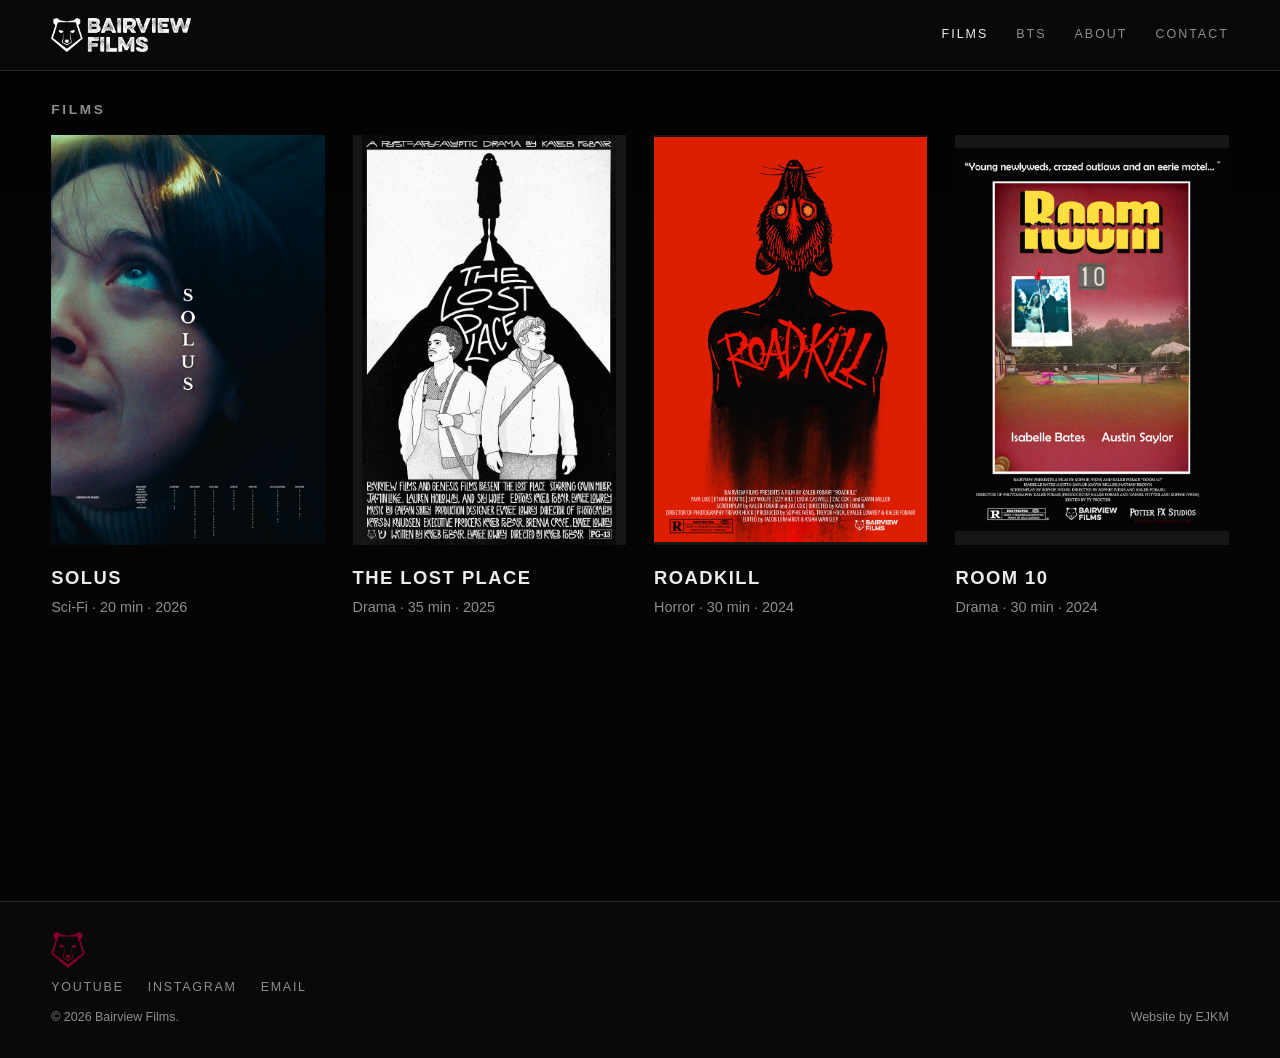
<file: index.html>
<!doctype html>
<html lang="en">
<head>
<meta charset="utf-8">
<meta name="viewport" content="width=device-width, initial-scale=1">
<title>Bairview Films</title>
<meta name="description" content="Stories from the Midwest, made in the dark.">
<meta property="og:title" content="Bairview Films">
<meta property="og:description" content="Stories from the Midwest, made in the dark.">
<meta property="og:image" content="https://bairviewfilms.com/assets/reel-poster.jpg">
<link rel="icon" type="image/png" href="assets/favicon.png">
<link rel="stylesheet" href="style.css">
<script>if ("scrollRestoration" in history) history.scrollRestoration = "manual";</script>
</head>
<body>
<header class="top">
  <a class="brand" href="index.html"><img src="assets/logo.png" alt="Bairview Films"></a>
  <nav>
    <a href="index.html" aria-current="page">Films</a>
    <a href="bts.html">BTS</a>
    <a href="about.html">About</a>
    <a href="contact.html">Contact</a>
  </nav>
</header>
<main>
<section class="reel">
  <video autoplay muted loop playsinline preload="auto" aria-hidden="true">
    <source src="assets/reel.mp4" type="video/mp4">
  </video>
</section>
<section id="films" class="wrap over">
  <h2>Films</h2>
  <div class="grid">
<a class="card" href="films/solus.html">
  <div class="art"><img class="whole" src="assets/posters/solus.jpg" alt="Solus poster" loading="lazy"></div>
  <div class="meta"><h3>Solus</h3>
  <p>Sci-Fi &middot; 20 min &middot; 2026</p></div>
</a>
<a class="card" href="films/the-lost-place.html">
  <div class="art"><img class="whole" src="assets/posters/the-lost-place.jpg" alt="The Lost Place poster" loading="lazy"></div>
  <div class="meta"><h3>The Lost Place</h3>
  <p>Drama &middot; 35 min &middot; 2025</p></div>
</a>
<a class="card" href="films/roadkill.html">
  <div class="art"><img class="whole" src="assets/posters/roadkill.jpg" alt="ROADKILL poster" loading="lazy"></div>
  <div class="meta"><h3>ROADKILL</h3>
  <p>Horror &middot; 30 min &middot; 2024</p></div>
</a>
<a class="card" href="films/room-10.html">
  <div class="art"><img class="whole" src="assets/posters/room-10.jpg" alt="Room 10 poster" loading="lazy"></div>
  <div class="meta"><h3>Room 10</h3>
  <p>Drama &middot; 30 min &middot; 2024</p></div>
</a>
  </div>
</section>
<script>
if (window.matchMedia("(prefers-reduced-motion: reduce)").matches) {
  var v = document.querySelector(".reel video");
  v.removeAttribute("autoplay");
  v.pause();
}
</script>
</main>
<footer>
  <img class="foot-bear" src="assets/bear.png" alt="">
  <div class="foot-links"><a href="https://www.youtube.com/@BairViewFilms" rel="noopener">YouTube</a><a href="https://www.instagram.com/bairviewfilms/" rel="noopener">Instagram</a><a href="mailto:kalebfobair@gmail.com">Email</a></div>
  <div class="foot-small"><span>&copy; 2026 Bairview Films.</span><a href="https://elishajkmiller.com" rel="noopener">Website by EJKM</a></div>
</footer>
</body>
</html>
</file>
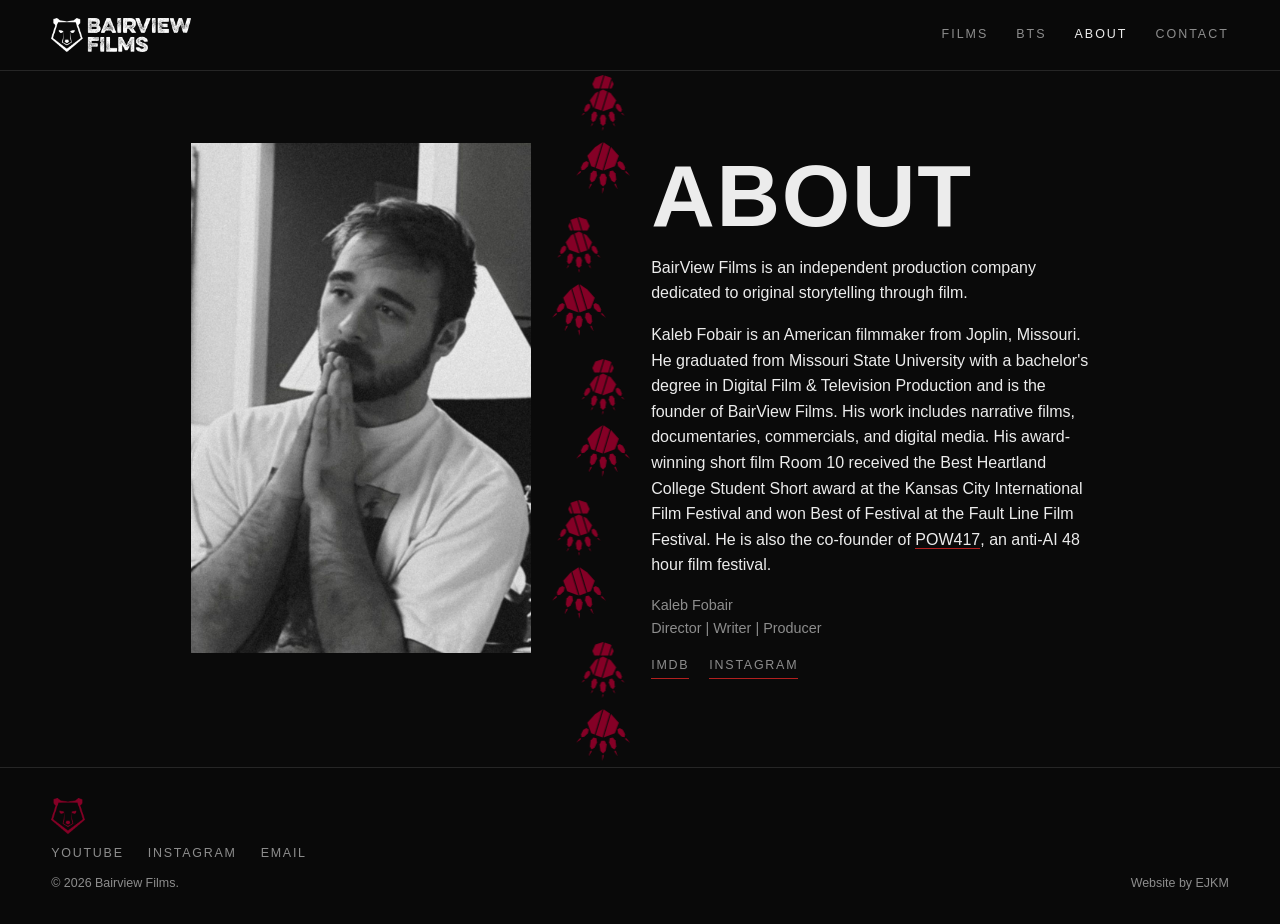
<file: about.html>
<!doctype html>
<html lang="en">
<head>
<meta charset="utf-8">
<meta name="viewport" content="width=device-width, initial-scale=1">
<title>About | Bairview Films</title>
<meta name="description" content="BairView Films is an independent production company dedicated to original storytelling through film.">
<meta property="og:title" content="About | Bairview Films">
<meta property="og:description" content="BairView Films is an independent production company dedicated to original storytelling through film.">
<meta property="og:image" content="https://bairviewfilms.com/assets/reel-poster.jpg">
<link rel="icon" type="image/png" href="assets/favicon.png">
<link rel="stylesheet" href="style.css">
<script>if ("scrollRestoration" in history) history.scrollRestoration = "manual";</script>
</head>
<body>
<header class="top">
  <a class="brand" href="index.html"><img src="assets/logo.png" alt="Bairview Films"></a>
  <nav>
    <a href="index.html">Films</a>
    <a href="bts.html">BTS</a>
    <a href="about.html" aria-current="page">About</a>
    <a href="contact.html">Contact</a>
  </nav>
</header>
<main>
<section class="wrap about">
  <svg id="paw-defs" width="0" height="0" style="position:absolute" aria-hidden="true" data-front="479,466" data-hind="389,502" data-red="#850026"><defs><g id="paw-fl"><path d="M172.3,414.1 L169.1,412.0 L103.1,338.0 L137.1,248.0 L234.1,211.9Z"/><path d="M243.6,211.7 L302.7,233.7 L235.0,455.3 L180.1,419.2Z"/><path d="M311.2,236.8 L341.1,248.0 L375.1,338.0 L309.1,412.0 L244.7,454.3Z"/><path d="M68.4,277.8 L48.7,238.7 L52.7,213.6 L77.8,217.6 L108.9,248.4 L115.3,279.4 L95.9,293.5Z"/><path d="M131.4,184.0 L125.5,133.8 L139.8,108.0 L165.6,122.3 L187.2,168.0 L181.9,204.1 L155.1,211.8Z"/><path d="M208.1,147.8 L216.8,95.0 L239.1,73.0 L261.5,95.0 L270.1,147.8 L254.0,183.0 L224.3,183.0Z"/><path d="M291.1,168.0 L312.7,122.3 L338.5,108.0 L352.8,133.8 L346.9,184.0 L323.2,211.8 L296.4,204.1Z"/><path d="M369.4,248.4 L400.5,217.6 L425.6,213.6 L429.6,238.7 L409.8,277.8 L382.4,293.5 L363.0,279.4Z"/><path d="M47.4,206.3 L43.7,205.3 L40.0,204.2 L36.5,203.1 L34.8,200.6 L33.0,198.3 L31.1,195.9 L29.2,193.6 L27.3,191.3 L25.3,189.0 L23.4,186.7 L21.5,184.4 L19.6,182.0 L17.8,179.6 L16.0,177.2 L14.3,174.7 L12.8,172.2 L11.3,169.5 L10.0,166.7 L10.0,166.7 L12.3,168.8 L14.6,170.8 L17.0,172.8 L19.4,174.7 L21.9,176.7 L24.4,178.5 L26.9,180.4 L29.5,182.2 L32.1,184.1 L34.6,185.9 L37.2,187.8 L39.7,189.7 L42.2,191.6 L44.6,193.5 L46.9,195.5 L47.4,198.9 L47.5,202.5 L47.4,206.3Z"/><path d="M137.3,99.4 L134.2,97.2 L131.1,94.9 L128.2,92.6 L127.4,89.7 L126.5,86.9 L125.6,84.0 L124.6,81.2 L123.6,78.3 L122.5,75.5 L121.5,72.7 L120.5,69.9 L119.5,67.0 L118.6,64.2 L117.8,61.3 L117.1,58.4 L116.5,55.4 L116.0,52.4 L115.7,49.4 L115.7,49.4 L117.2,52.1 L118.7,54.8 L120.2,57.5 L121.8,60.1 L123.5,62.8 L125.2,65.4 L126.9,68.0 L128.7,70.6 L130.5,73.2 L132.3,75.8 L134.1,78.5 L135.8,81.1 L137.5,83.7 L139.1,86.4 L140.6,89.1 L139.8,92.4 L138.7,95.8 L137.3,99.4Z"/><path d="M239.1,64.0 L236.8,61.0 L234.8,58.0 L233.1,55.0 L233.7,52.0 L234.3,49.0 L235.1,46.0 L235.9,43.0 L236.7,40.0 L237.5,37.0 L238.3,34.0 L239.1,31.0 L239.9,28.0 L240.7,25.0 L241.5,22.0 L242.2,19.0 L242.8,16.0 L243.5,13.0 L244.1,10.0 L244.1,10.0 L244.7,13.0 L245.2,16.0 L245.4,19.0 L245.6,22.0 L245.8,25.0 L245.8,28.0 L245.9,31.0 L245.8,34.0 L245.8,37.0 L245.8,40.0 L245.7,43.0 L245.7,46.0 L245.7,49.0 L245.8,52.0 L245.9,55.0 L243.8,58.0 L241.6,61.0 L239.1,64.0Z"/><path d="M341.0,99.4 L339.5,95.8 L338.5,92.4 L337.7,89.1 L339.2,86.4 L340.8,83.7 L342.5,81.1 L344.2,78.5 L346.0,75.8 L347.8,73.2 L349.6,70.6 L351.3,68.0 L353.1,65.4 L354.8,62.8 L356.5,60.1 L358.1,57.5 L359.6,54.8 L361.1,52.1 L362.6,49.4 L362.6,49.4 L362.3,52.4 L361.8,55.4 L361.2,58.4 L360.5,61.3 L359.7,64.2 L358.8,67.0 L357.8,69.9 L356.8,72.7 L355.8,75.5 L354.7,78.3 L353.7,81.2 L352.7,84.0 L351.8,86.9 L350.9,89.7 L350.1,92.6 L347.2,94.9 L344.1,97.2 L341.0,99.4Z"/><path d="M430.9,206.3 L430.8,202.5 L430.9,198.9 L431.4,195.5 L433.7,193.5 L436.1,191.6 L438.6,189.7 L441.1,187.8 L443.6,185.9 L446.2,184.1 L448.8,182.2 L451.4,180.4 L453.9,178.5 L456.4,176.7 L458.9,174.7 L461.3,172.8 L463.7,170.8 L466.0,168.8 L468.3,166.7 L468.3,166.7 L467.0,169.5 L465.5,172.2 L463.9,174.7 L462.3,177.2 L460.5,179.6 L458.7,182.0 L456.8,184.4 L454.9,186.7 L453.0,189.0 L451.0,191.3 L449.1,193.6 L447.2,195.9 L445.3,198.3 L443.5,200.6 L441.8,203.1 L438.2,204.2 L434.6,205.3 L430.9,206.3Z"/></g><g id="paw-fr"><path d="M306.7,414.1 L309.9,412.0 L375.9,338.0 L341.9,248.0 L244.9,211.9Z"/><path d="M235.4,211.7 L176.3,233.7 L244.0,455.3 L298.9,419.2Z"/><path d="M167.8,236.8 L137.9,248.0 L103.9,338.0 L169.9,412.0 L234.3,454.3Z"/><path d="M410.6,277.8 L430.3,238.7 L426.3,213.6 L401.2,217.6 L370.1,248.4 L363.7,279.4 L383.1,293.5Z"/><path d="M347.6,184.0 L353.5,133.8 L339.2,108.0 L313.4,122.3 L291.8,168.0 L297.1,204.1 L323.9,211.8Z"/><path d="M270.9,147.8 L262.2,95.0 L239.9,73.0 L217.5,95.0 L208.9,147.8 L225.0,183.0 L254.7,183.0Z"/><path d="M187.9,168.0 L166.3,122.3 L140.5,108.0 L126.2,133.8 L132.1,184.0 L155.8,211.8 L182.6,204.1Z"/><path d="M109.6,248.4 L78.5,217.6 L53.4,213.6 L49.4,238.7 L69.2,277.8 L96.6,293.5 L116.0,279.4Z"/><path d="M431.6,206.3 L435.3,205.3 L439.0,204.2 L442.5,203.1 L444.2,200.6 L446.0,198.3 L447.9,195.9 L449.8,193.6 L451.7,191.3 L453.7,189.0 L455.6,186.7 L457.5,184.4 L459.4,182.0 L461.2,179.6 L463.0,177.2 L464.7,174.7 L466.2,172.2 L467.7,169.5 L469.0,166.7 L469.0,166.7 L466.7,168.8 L464.4,170.8 L462.0,172.8 L459.6,174.7 L457.1,176.7 L454.6,178.5 L452.1,180.4 L449.5,182.2 L446.9,184.1 L444.4,185.9 L441.8,187.8 L439.3,189.7 L436.8,191.6 L434.4,193.5 L432.1,195.5 L431.6,198.9 L431.5,202.5 L431.6,206.3Z"/><path d="M341.7,99.4 L344.8,97.2 L347.9,94.9 L350.8,92.6 L351.6,89.7 L352.5,86.9 L353.4,84.0 L354.4,81.2 L355.4,78.3 L356.5,75.5 L357.5,72.7 L358.5,69.9 L359.5,67.0 L360.4,64.2 L361.2,61.3 L361.9,58.4 L362.5,55.4 L363.0,52.4 L363.3,49.4 L363.3,49.4 L361.8,52.1 L360.3,54.8 L358.8,57.5 L357.2,60.1 L355.5,62.8 L353.8,65.4 L352.1,68.0 L350.3,70.6 L348.5,73.2 L346.7,75.8 L344.9,78.5 L343.2,81.1 L341.5,83.7 L339.9,86.4 L338.4,89.1 L339.2,92.4 L340.3,95.8 L341.7,99.4Z"/><path d="M239.9,64.0 L242.2,61.0 L244.2,58.0 L245.9,55.0 L245.3,52.0 L244.7,49.0 L243.9,46.0 L243.1,43.0 L242.3,40.0 L241.5,37.0 L240.7,34.0 L239.9,31.0 L239.1,28.0 L238.3,25.0 L237.5,22.0 L236.8,19.0 L236.2,16.0 L235.5,13.0 L234.9,10.0 L234.9,10.0 L234.3,13.0 L233.8,16.0 L233.6,19.0 L233.4,22.0 L233.2,25.0 L233.2,28.0 L233.1,31.0 L233.2,34.0 L233.2,37.0 L233.2,40.0 L233.3,43.0 L233.3,46.0 L233.3,49.0 L233.2,52.0 L233.1,55.0 L235.2,58.0 L237.4,61.0 L239.9,64.0Z"/><path d="M138.0,99.4 L139.5,95.8 L140.5,92.4 L141.3,89.1 L139.8,86.4 L138.2,83.7 L136.5,81.1 L134.8,78.5 L133.0,75.8 L131.2,73.2 L129.4,70.6 L127.7,68.0 L125.9,65.4 L124.2,62.8 L122.5,60.1 L120.9,57.5 L119.4,54.8 L117.9,52.1 L116.4,49.4 L116.4,49.4 L116.7,52.4 L117.2,55.4 L117.8,58.4 L118.5,61.3 L119.3,64.2 L120.2,67.0 L121.2,69.9 L122.2,72.7 L123.2,75.5 L124.3,78.3 L125.3,81.2 L126.3,84.0 L127.2,86.9 L128.1,89.7 L128.9,92.6 L131.8,94.9 L134.9,97.2 L138.0,99.4Z"/><path d="M48.1,206.3 L48.2,202.5 L48.1,198.9 L47.6,195.5 L45.3,193.5 L42.9,191.6 L40.4,189.7 L37.9,187.8 L35.4,185.9 L32.8,184.1 L30.2,182.2 L27.6,180.4 L25.1,178.5 L22.6,176.7 L20.1,174.7 L17.7,172.8 L15.3,170.8 L13.0,168.8 L10.7,166.7 L10.7,166.7 L12.0,169.5 L13.5,172.2 L15.1,174.7 L16.7,177.2 L18.5,179.6 L20.3,182.0 L22.2,184.4 L24.1,186.7 L26.0,189.0 L28.0,191.3 L29.9,193.6 L31.8,195.9 L33.7,198.3 L35.5,200.6 L37.2,203.1 L40.8,204.2 L44.4,205.3 L48.1,206.3Z"/></g><g id="paw-hl"><path d="M194.1,180.0 L198.5,181.6 L148.4,345.3 L128.1,336.0 L80.1,274.0 L110.1,210.0Z"/><path d="M207.0,184.6 L266.4,205.8 L221.2,353.7 L194.1,366.0 L156.7,349.0Z"/><path d="M274.8,208.9 L278.1,210.0 L308.1,274.0 L260.1,336.0 L232.1,348.7Z"/><path d="M120.1,376.0 L139.0,376.0 L117.4,446.9 L102.1,414.0Z"/><path d="M148.5,376.0 L214.3,376.0 L180.3,487.4 L128.1,470.0 L123.0,459.2Z"/><path d="M223.7,376.0 L268.1,376.0 L286.1,414.0 L260.1,470.0 L194.1,492.0 L188.8,490.3Z"/><path d="M44.9,228.7 L31.3,193.3 L36.6,172.2 L57.5,178.2 L81.3,207.7 L84.3,234.7 L66.8,244.8Z"/><path d="M95.1,151.4 L92.7,106.7 L106.5,85.0 L127.9,99.3 L144.0,141.0 L137.4,172.5 L113.9,177.5Z"/><path d="M167.1,117.6 L174.6,70.6 L194.1,51.0 L213.5,70.6 L221.1,117.6 L207.0,149.0 L181.1,149.0Z"/><path d="M244.2,141.0 L260.2,99.3 L281.6,85.0 L295.4,106.7 L293.1,151.4 L274.2,177.5 L250.8,172.5Z"/><path d="M306.9,207.7 L330.7,178.2 L351.6,172.2 L356.9,193.3 L343.2,228.7 L321.3,244.8 L303.8,234.7Z"/><path d="M32.1,164.4 L29.5,163.9 L27.0,163.3 L24.5,162.6 L23.6,161.1 L22.6,159.6 L21.5,158.2 L20.4,156.8 L19.3,155.4 L18.1,154.0 L17.0,152.6 L15.9,151.2 L14.8,149.8 L13.8,148.3 L12.8,146.8 L11.9,145.3 L11.2,143.7 L10.5,142.0 L10.0,140.2 L10.0,140.2 L11.4,141.5 L12.8,142.7 L14.2,143.9 L15.7,145.1 L17.3,146.3 L18.9,147.4 L20.5,148.5 L22.2,149.6 L23.9,150.7 L25.6,151.7 L27.3,152.8 L28.9,153.9 L30.5,155.1 L32.0,156.3 L33.4,157.5 L33.2,159.6 L32.8,162.0 L32.1,164.4Z"/><path d="M104.6,76.2 L102.3,74.9 L100.1,73.5 L98.0,72.2 L97.6,70.4 L97.1,68.7 L96.5,67.0 L95.9,65.3 L95.3,63.6 L94.6,62.0 L94.0,60.3 L93.3,58.6 L92.7,56.9 L92.2,55.2 L91.8,53.5 L91.4,51.7 L91.2,50.0 L91.0,48.2 L91.1,46.4 L91.1,46.4 L92.1,48.0 L93.0,49.6 L94.0,51.2 L95.0,52.8 L96.2,54.4 L97.4,55.9 L98.6,57.5 L99.9,59.0 L101.1,60.6 L102.4,62.1 L103.6,63.7 L104.9,65.2 L106.0,66.8 L107.1,68.4 L108.1,70.0 L107.2,72.0 L106.1,74.1 L104.6,76.2Z"/><path d="M194.1,42.0 L192.2,40.2 L190.6,38.4 L189.3,36.7 L189.8,34.9 L190.4,33.1 L191.1,31.3 L191.8,29.6 L192.5,27.8 L193.2,26.0 L194.0,24.2 L194.7,22.4 L195.5,20.7 L196.1,18.9 L196.8,17.1 L197.4,15.3 L198.0,13.6 L198.5,11.8 L199.1,10.0 L199.1,10.0 L199.5,11.8 L199.8,13.6 L200.0,15.3 L200.1,17.1 L200.2,18.9 L200.2,20.7 L200.1,22.4 L200.0,24.2 L199.9,26.0 L199.8,27.8 L199.7,29.6 L199.6,31.3 L199.5,33.1 L199.5,34.9 L199.5,36.7 L197.8,38.4 L196.0,40.2 L194.1,42.0Z"/><path d="M283.5,76.2 L282.1,74.1 L280.9,72.0 L280.0,70.0 L281.0,68.4 L282.1,66.8 L283.3,65.2 L284.5,63.7 L285.7,62.1 L287.0,60.6 L288.3,59.0 L289.5,57.5 L290.8,55.9 L292.0,54.4 L293.1,52.8 L294.2,51.2 L295.1,49.6 L296.1,48.0 L297.0,46.4 L297.0,46.4 L297.1,48.2 L297.0,50.0 L296.7,51.7 L296.4,53.5 L295.9,55.2 L295.4,56.9 L294.8,58.6 L294.2,60.3 L293.5,62.0 L292.8,63.6 L292.2,65.3 L291.6,67.0 L291.0,68.7 L290.5,70.4 L290.1,72.2 L288.0,73.5 L285.8,74.9 L283.5,76.2Z"/><path d="M356.1,164.4 L355.3,162.0 L354.9,159.6 L354.7,157.5 L356.1,156.3 L357.6,155.1 L359.2,153.9 L360.9,152.8 L362.5,151.7 L364.2,150.7 L365.9,149.6 L367.6,148.5 L369.2,147.4 L370.8,146.3 L372.4,145.1 L373.9,143.9 L375.4,142.7 L376.7,141.5 L378.1,140.2 L378.1,140.2 L377.6,142.0 L377.0,143.7 L376.2,145.3 L375.3,146.8 L374.3,148.3 L373.3,149.8 L372.2,151.2 L371.1,152.6 L370.0,154.0 L368.8,155.4 L367.7,156.8 L366.6,158.2 L365.5,159.6 L364.5,161.1 L363.6,162.6 L361.2,163.3 L358.6,163.9 L356.1,164.4Z"/></g><g id="paw-hr"><path d="M194.9,180.0 L190.5,181.6 L240.6,345.3 L260.9,336.0 L308.9,274.0 L278.9,210.0Z"/><path d="M182.0,184.6 L122.6,205.8 L167.8,353.7 L194.9,366.0 L232.3,349.0Z"/><path d="M114.2,208.9 L110.9,210.0 L80.9,274.0 L128.9,336.0 L156.9,348.7Z"/><path d="M268.9,376.0 L250.0,376.0 L271.6,446.9 L286.9,414.0Z"/><path d="M240.5,376.0 L174.7,376.0 L208.7,487.4 L260.9,470.0 L266.0,459.2Z"/><path d="M165.3,376.0 L120.9,376.0 L102.9,414.0 L128.9,470.0 L194.9,492.0 L200.2,490.3Z"/><path d="M344.1,228.7 L357.7,193.3 L352.4,172.2 L331.5,178.2 L307.7,207.7 L304.7,234.7 L322.2,244.8Z"/><path d="M293.9,151.4 L296.3,106.7 L282.5,85.0 L261.1,99.3 L245.0,141.0 L251.6,172.5 L275.1,177.5Z"/><path d="M221.9,117.6 L214.4,70.6 L194.9,51.0 L175.5,70.6 L167.9,117.6 L182.0,149.0 L207.9,149.0Z"/><path d="M144.8,141.0 L128.8,99.3 L107.4,85.0 L93.6,106.7 L95.9,151.4 L114.8,177.5 L138.2,172.5Z"/><path d="M82.1,207.7 L58.3,178.2 L37.4,172.2 L32.1,193.3 L45.8,228.7 L67.7,244.8 L85.2,234.7Z"/><path d="M356.9,164.4 L359.5,163.9 L362.0,163.3 L364.5,162.6 L365.4,161.1 L366.4,159.6 L367.5,158.2 L368.6,156.8 L369.7,155.4 L370.9,154.0 L372.0,152.6 L373.1,151.2 L374.2,149.8 L375.2,148.3 L376.2,146.8 L377.1,145.3 L377.8,143.7 L378.5,142.0 L379.0,140.2 L379.0,140.2 L377.6,141.5 L376.2,142.7 L374.8,143.9 L373.3,145.1 L371.7,146.3 L370.1,147.4 L368.5,148.5 L366.8,149.6 L365.1,150.7 L363.4,151.7 L361.7,152.8 L360.1,153.9 L358.5,155.1 L357.0,156.3 L355.6,157.5 L355.8,159.6 L356.2,162.0 L356.9,164.4Z"/><path d="M284.4,76.2 L286.7,74.9 L288.9,73.5 L291.0,72.2 L291.4,70.4 L291.9,68.7 L292.5,67.0 L293.1,65.3 L293.7,63.6 L294.4,62.0 L295.0,60.3 L295.7,58.6 L296.3,56.9 L296.8,55.2 L297.2,53.5 L297.6,51.7 L297.8,50.0 L298.0,48.2 L297.9,46.4 L297.9,46.4 L296.9,48.0 L296.0,49.6 L295.0,51.2 L294.0,52.8 L292.8,54.4 L291.6,55.9 L290.4,57.5 L289.1,59.0 L287.9,60.6 L286.6,62.1 L285.4,63.7 L284.1,65.2 L283.0,66.8 L281.9,68.4 L280.9,70.0 L281.8,72.0 L282.9,74.1 L284.4,76.2Z"/><path d="M194.9,42.0 L196.8,40.2 L198.4,38.4 L199.7,36.7 L199.2,34.9 L198.6,33.1 L197.9,31.3 L197.2,29.6 L196.5,27.8 L195.8,26.0 L195.0,24.2 L194.3,22.4 L193.5,20.7 L192.9,18.9 L192.2,17.1 L191.6,15.3 L191.0,13.6 L190.5,11.8 L189.9,10.0 L189.9,10.0 L189.5,11.8 L189.2,13.6 L189.0,15.3 L188.9,17.1 L188.8,18.9 L188.8,20.7 L188.9,22.4 L189.0,24.2 L189.1,26.0 L189.2,27.8 L189.3,29.6 L189.4,31.3 L189.5,33.1 L189.5,34.9 L189.5,36.7 L191.2,38.4 L193.0,40.2 L194.9,42.0Z"/><path d="M105.5,76.2 L106.9,74.1 L108.1,72.0 L109.0,70.0 L108.0,68.4 L106.9,66.8 L105.7,65.2 L104.5,63.7 L103.3,62.1 L102.0,60.6 L100.7,59.0 L99.5,57.5 L98.2,55.9 L97.0,54.4 L95.9,52.8 L94.8,51.2 L93.9,49.6 L92.9,48.0 L92.0,46.4 L92.0,46.4 L91.9,48.2 L92.0,50.0 L92.3,51.7 L92.6,53.5 L93.1,55.2 L93.6,56.9 L94.2,58.6 L94.8,60.3 L95.5,62.0 L96.2,63.6 L96.8,65.3 L97.4,67.0 L98.0,68.7 L98.5,70.4 L98.9,72.2 L101.0,73.5 L103.2,74.9 L105.5,76.2Z"/><path d="M32.9,164.4 L33.7,162.0 L34.1,159.6 L34.3,157.5 L32.9,156.3 L31.4,155.1 L29.8,153.9 L28.1,152.8 L26.5,151.7 L24.8,150.7 L23.1,149.6 L21.4,148.5 L19.8,147.4 L18.2,146.3 L16.6,145.1 L15.1,143.9 L13.6,142.7 L12.3,141.5 L10.9,140.2 L10.9,140.2 L11.4,142.0 L12.0,143.7 L12.8,145.3 L13.7,146.8 L14.7,148.3 L15.7,149.8 L16.8,151.2 L17.9,152.6 L19.0,154.0 L20.2,155.4 L21.3,156.8 L22.4,158.2 L23.5,159.6 L24.5,161.1 L25.4,162.6 L27.8,163.3 L30.4,163.9 L32.9,164.4Z"/></g></defs></svg>

  <img class="portrait" src="assets/kaleb.jpg" alt="Kaleb Fobair">
  <div class="about-text">
    <h1>About</h1>
    <p>BairView Films is an independent production company dedicated to original storytelling through film.</p>
    <p>Kaleb Fobair is an American filmmaker from Joplin, Missouri. He graduated from Missouri State University with a bachelor&#x27;s degree in Digital Film &amp; Television Production and is the founder of BairView Films. His work includes narrative films, documentaries, commercials, and digital media. His award-winning short film Room 10 received the Best Heartland College Student Short award at the Kansas City International Film Festival and won Best of Festival at the Fault Line Film Festival. He is also the co-founder of <a href="https://pow417.com" rel="noopener">POW417</a>, an anti-AI 48 hour film festival.</p>
    <p class="facts">Kaleb Fobair<br>Director | Writer | Producer</p>
    <p class="ext"><a href="https://www.imdb.com/name/nm16239884/" rel="noopener">IMDb</a><a href="https://www.instagram.com/kalebfobair/" rel="noopener">Instagram</a></p>
  </div>
  <script src="about.js" defer></script>
</section>
</main>
<footer>
  <img class="foot-bear" src="assets/bear.png" alt="">
  <div class="foot-links"><a href="https://www.youtube.com/@BairViewFilms" rel="noopener">YouTube</a><a href="https://www.instagram.com/bairviewfilms/" rel="noopener">Instagram</a><a href="mailto:kalebfobair@gmail.com">Email</a></div>
  <div class="foot-small"><span>&copy; 2026 Bairview Films.</span><a href="https://elishajkmiller.com" rel="noopener">Website by EJKM</a></div>
</footer>
</body>
</html>
</file>
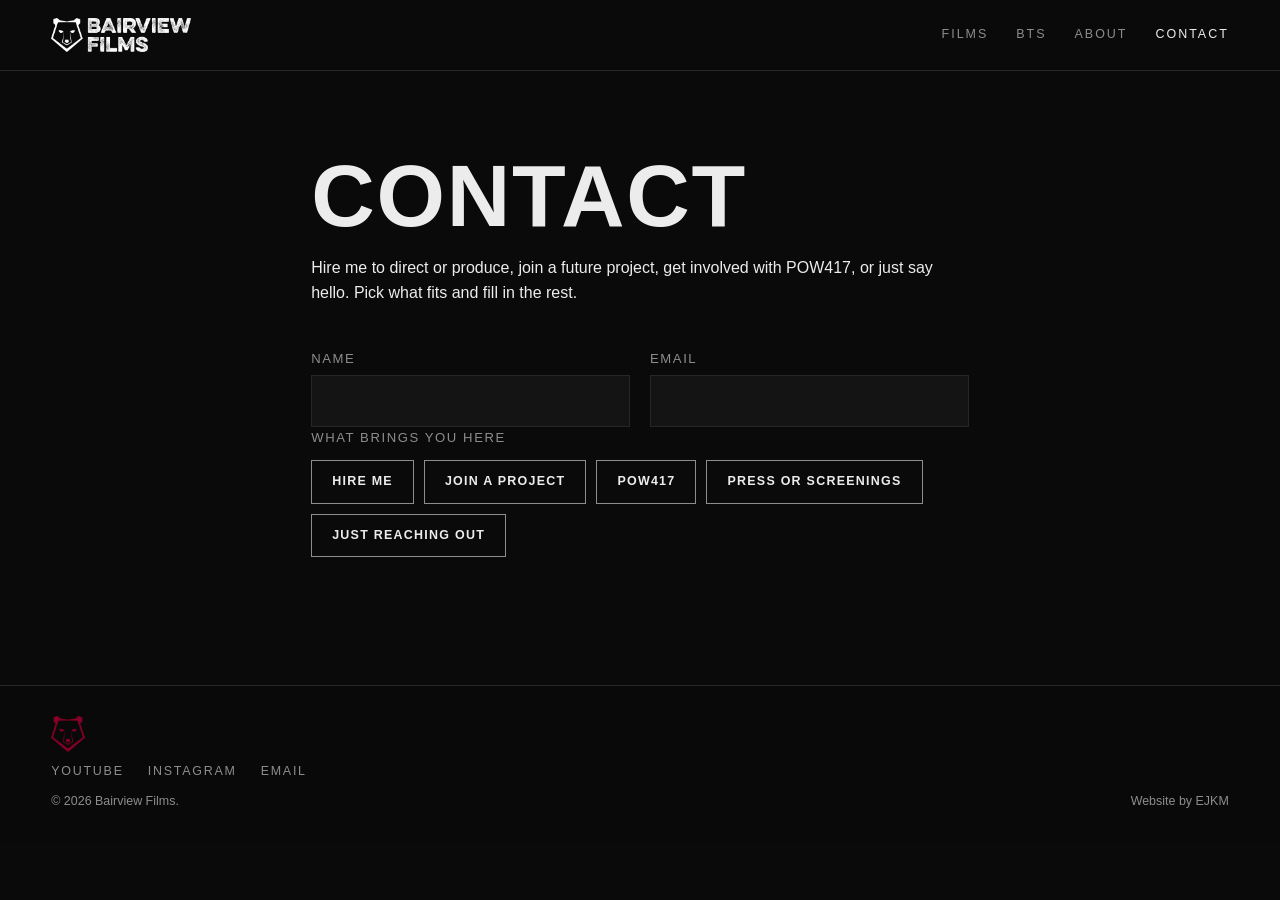
<file: contact.html>
<!doctype html>
<html lang="en">
<head>
<meta charset="utf-8">
<meta name="viewport" content="width=device-width, initial-scale=1">
<title>Contact | Bairview Films</title>
<meta name="description" content="Hire Bairview Films, join a project, volunteer or sponsor for POW417, or just say hello.">
<meta property="og:title" content="Contact | Bairview Films">
<meta property="og:description" content="Hire Bairview Films, join a project, volunteer or sponsor for POW417, or just say hello.">
<meta property="og:image" content="https://bairviewfilms.com/assets/reel-poster.jpg">
<link rel="icon" type="image/png" href="assets/favicon.png">
<link rel="stylesheet" href="style.css">
<script>if ("scrollRestoration" in history) history.scrollRestoration = "manual";</script>
</head>
<body>
<header class="top">
  <a class="brand" href="index.html"><img src="assets/logo.png" alt="Bairview Films"></a>
  <nav>
    <a href="index.html">Films</a>
    <a href="bts.html">BTS</a>
    <a href="about.html">About</a>
    <a href="contact.html" aria-current="page">Contact</a>
  </nav>
</header>
<main>
<section class="wrap narrow">
  <h1>Contact</h1>
  <p>Hire me to direct or produce, join a future project, get involved with POW417, or just say hello. Pick what fits and fill in the rest.</p>
  <form id="contact" class="cform" method="post" action="https://script.google.com/macros/s/AKfycbxMo66ZbOWGTDestt_Kb8ncbRWCZ3lz657jkLEceHbgAokuUHmJizjJk7IKkq9KciwU_Q/exec" data-endpoint="https://script.google.com/macros/s/AKfycbxMo66ZbOWGTDestt_Kb8ncbRWCZ3lz657jkLEceHbgAokuUHmJizjJk7IKkq9KciwU_Q/exec" data-email="kalebfobair@gmail.com">
  <div class="row2">
    <div class="f"><label for="f-name">Name</label>
    <input type="text" name="name" id="f-name" required></div>
    <div class="f"><label for="f-email">Email</label>
    <input type="email" name="email" id="f-email" required></div>
  </div>
  <fieldset class="types"><legend>What brings you here</legend>
    <label class="pick"><input type="radio" name="type" value="Hire me" data-key="hire" required><span>Hire me</span></label>
    <label class="pick"><input type="radio" name="type" value="Join a project" data-key="join" required><span>Join a project</span></label>
    <label class="pick"><input type="radio" name="type" value="POW417" data-key="pow417" required><span>POW417</span></label>
    <label class="pick"><input type="radio" name="type" value="Press or screenings" data-key="press" required><span>Press or screenings</span></label>
    <label class="pick"><input type="radio" name="type" value="Just reaching out" data-key="reach" required><span>Just reaching out</span></label>
  </fieldset>
  <fieldset class="extra" data-key="hire" hidden disabled>
    <div class="f"><label for="f-project_type">Project type</label>
    <select name="project_type" id="f-project_type" required><option value="">Choose one</option><option>Narrative film</option><option>Commercial</option><option>Music video</option><option>Documentary</option><option>Event or corporate</option><option>Other</option></select></div>
    <div class="f"><label for="f-timeline">Timeline <span class="opt">optional</span></label>
    <input type="text" name="timeline" id="f-timeline"></div>
    <div class="f"><label for="f-budget">Budget range <span class="opt">optional</span></label>
    <select name="budget" id="f-budget"><option value="">Choose one</option><option>Under $1,000</option><option>$1,000 to $5,000</option><option>$5,000 to $15,000</option><option>$15,000 to $50,000</option><option>$50,000 and up</option><option>Not sure yet</option></select></div>
    <div class="f"><label for="f-heard">How did you hear about me <span class="opt">optional</span></label>
    <select name="heard" id="f-heard"><option value="">Choose one</option><option>Instagram</option><option>YouTube</option><option>A film festival</option><option>A friend or colleague</option><option>POW417</option><option>Search</option><option>Other</option></select></div>
  </fieldset>
  <fieldset class="extra" data-key="join" hidden disabled>
    <div class="f"><label for="f-role">Role</label>
    <select name="role" id="f-role" required><option value="">Choose one</option><option>Actor</option><option>Director of photography</option><option>Camera operator</option><option>Sound</option><option>Gaffer or grip</option><option>Production design or art</option><option>Makeup or SFX</option><option>Editor</option><option>Composer</option><option>Production assistant</option><option>Other</option></select></div>
    <div class="f"><label for="f-link">Reel or portfolio link <span class="opt">optional</span></label>
    <input type="url" name="link" id="f-link"></div>
    <div class="f"><label for="f-location">Location <span class="opt">optional</span></label>
    <input type="text" name="location" id="f-location"></div>
  </fieldset>
  <fieldset class="extra" data-key="pow417" hidden disabled>
    <div class="f"><label for="f-pow_role">How do you want to be involved</label>
    <select name="pow_role" id="f-pow_role" required><option value="">Choose one</option><option>Volunteer</option><option>Sponsor</option><option>Compete</option></select></div>
    <p class="note">Want to compete? Register on <a href="https://pow417.com" rel="noopener">pow417.com</a>.</p>
  </fieldset>
  <fieldset class="extra" data-key="press" hidden disabled>
    <div class="f"><label for="f-outlet">Outlet or venue</label>
    <input type="text" name="outlet" id="f-outlet" required></div>
    <div class="f"><label for="f-event_date">Date <span class="opt">optional</span></label>
    <input type="date" name="event_date" id="f-event_date"></div>
  </fieldset>
  <div class="msg" hidden>
    <div class="f"><label for="f-message">Message <span class="opt">optional</span></label>
    <textarea name="message" id="f-message" rows="5"></textarea></div>
  </div>
  <input class="hp" type="text" name="website" tabindex="-1" autocomplete="off" aria-hidden="true">
  <button class="btn" type="submit" hidden>Send</button>
  <p class="status-line" role="status" aria-live="polite"></p>
  </form>
  <noscript><p>This form needs JavaScript. Email <a href="mailto:kalebfobair@gmail.com">kalebfobair@gmail.com</a> instead.</p></noscript>
  <script src="contact.js" defer></script>
</section>
</main>
<footer>
  <img class="foot-bear" src="assets/bear.png" alt="">
  <div class="foot-links"><a href="https://www.youtube.com/@BairViewFilms" rel="noopener">YouTube</a><a href="https://www.instagram.com/bairviewfilms/" rel="noopener">Instagram</a><a href="mailto:kalebfobair@gmail.com">Email</a></div>
  <div class="foot-small"><span>&copy; 2026 Bairview Films.</span><a href="https://elishajkmiller.com" rel="noopener">Website by EJKM</a></div>
</footer>
</body>
</html>
</file>
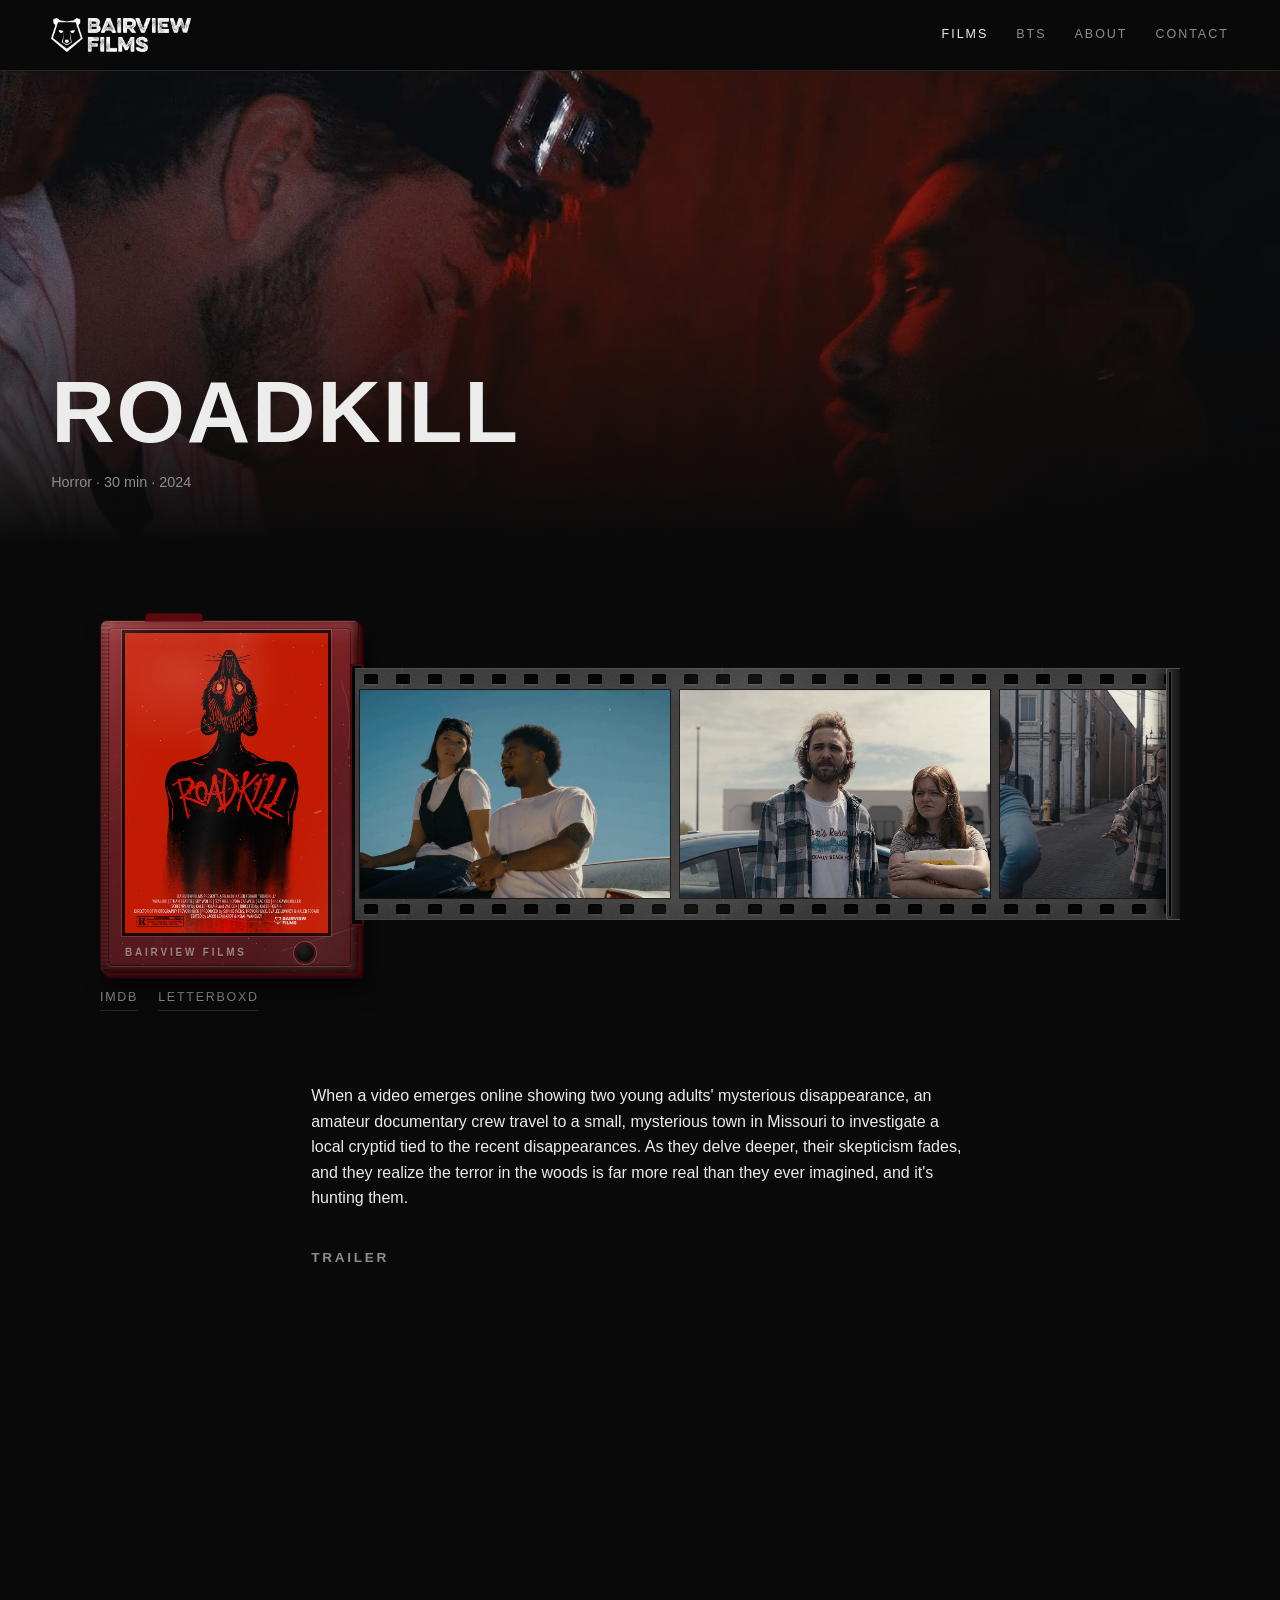
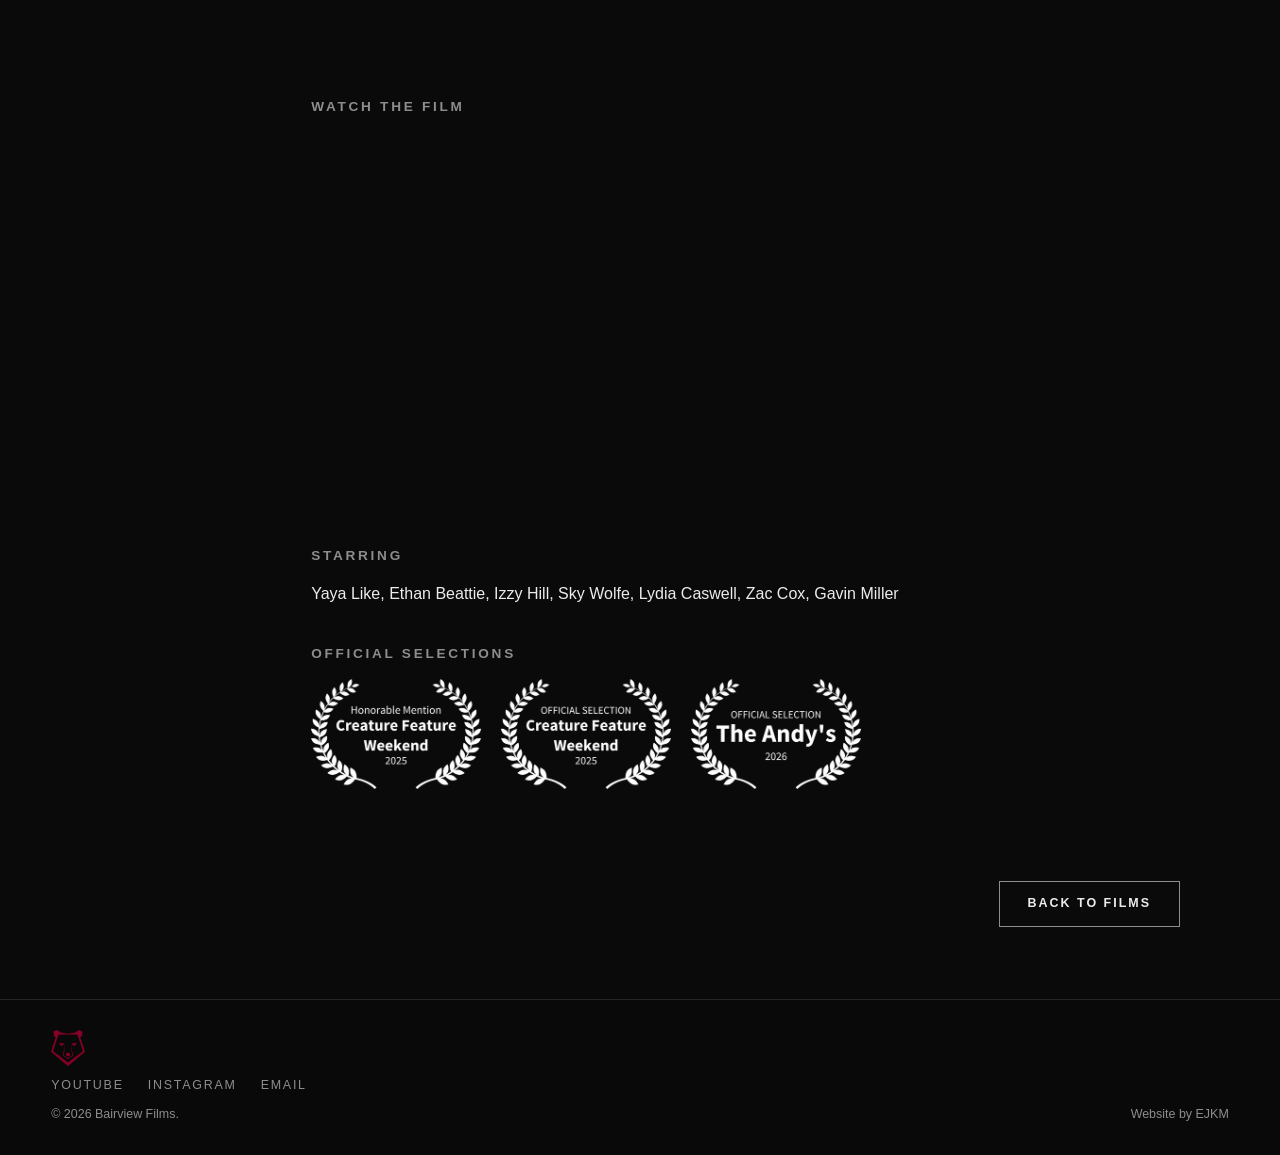
<file: films/roadkill.html>
<!doctype html>
<html lang="en">
<head>
<meta charset="utf-8">
<meta name="viewport" content="width=device-width, initial-scale=1">
<title>ROADKILL | Bairview Films</title>
<meta name="description" content="A documentary crew investigates a Missouri cryptid tied to disappearances.">
<meta property="og:title" content="ROADKILL | Bairview Films">
<meta property="og:description" content="A documentary crew investigates a Missouri cryptid tied to disappearances.">
<meta property="og:image" content="https://bairviewfilms.com/assets/reel-poster.jpg">
<link rel="icon" type="image/png" href="../assets/favicon.png">
<link rel="stylesheet" href="../style.css">
<script>if ("scrollRestoration" in history) history.scrollRestoration = "manual";</script>
</head>
<body>
<header class="top">
  <a class="brand" href="../index.html"><img src="../assets/logo.png" alt="Bairview Films"></a>
  <nav>
    <a href="../index.html" aria-current="page">Films</a>
    <a href="../bts.html">BTS</a>
    <a href="../about.html">About</a>
    <a href="../contact.html">Contact</a>
  </nav>
</header>
<main>
<section class="hero short" style="background-image:url('../assets/roadkill-still.jpg')">
  <div class="hero-inner">
    
    <h1>ROADKILL</h1>
    <p class="facts">Horror &middot; 30 min &middot; 2024</p>
  </div>
</section>
<section class="wrap strip">
  <div class="strip-row">
    <div class="poster-col"><div class="cart"><i class="seam"></i><div class="label"><img class="poster" src="../assets/posters/roadkill.jpg" alt="ROADKILL poster"></div><b class="tag">Bairview Films<u></u></b><i class="gloss"></i></div><p class="ext"><a href="https://www.imdb.com/title/tt34560414/" rel="noopener">IMDb</a><a href="https://letterboxd.com/film/roadkill-2024-3/" rel="noopener">Letterboxd</a></p></div>
    <div class="rail film" style="--dur:104s;--avg:#4c4b46" role="region" aria-label="ROADKILL stills">
      <div class="rail-track">
        <button type="button" class="rail-t" data-i="0" aria-label="Open still 0"><img src="../assets/stills/roadkill-01.jpg" alt="" loading="lazy"></button>
        <button type="button" class="rail-t" data-i="1" aria-label="Open still 1"><img src="../assets/stills/roadkill-02.jpg" alt="" loading="lazy"></button>
        <button type="button" class="rail-t" data-i="2" aria-label="Open still 2"><img src="../assets/stills/roadkill-03.jpg" alt="" loading="lazy"></button>
        <button type="button" class="rail-t" data-i="3" aria-label="Open still 3"><img src="../assets/stills/roadkill-04.jpg" alt="" loading="lazy"></button>
        <button type="button" class="rail-t" data-i="4" aria-label="Open still 4"><img src="../assets/stills/roadkill-05.jpg" alt="" loading="lazy"></button>
        <button type="button" class="rail-t" data-i="5" aria-label="Open still 5"><img src="../assets/stills/roadkill-06.jpg" alt="" loading="lazy"></button>
        <button type="button" class="rail-t" data-i="6" aria-label="Open still 6"><img src="../assets/stills/roadkill-07.jpg" alt="" loading="lazy"></button>
        <button type="button" class="rail-t" data-i="7" aria-label="Open still 7"><img src="../assets/stills/roadkill-08.jpg" alt="" loading="lazy"></button>
        <button type="button" class="rail-t" data-i="8" aria-label="Open still 8"><img src="../assets/stills/roadkill-09.jpg" alt="" loading="lazy"></button>
        <button type="button" class="rail-t" data-i="9" aria-label="Open still 9"><img src="../assets/stills/roadkill-10.jpg" alt="" loading="lazy"></button>
        <button type="button" class="rail-t" data-i="10" aria-label="Open still 10"><img src="../assets/stills/roadkill-11.jpg" alt="" loading="lazy"></button>
        <button type="button" class="rail-t" data-i="11" aria-label="Open still 11"><img src="../assets/stills/roadkill-12.jpg" alt="" loading="lazy"></button>
        <button type="button" class="rail-t" data-i="12" aria-label="Open still 12"><img src="../assets/stills/roadkill-13.jpg" alt="" loading="lazy"></button>
        <button type="button" class="rail-t" data-i="0" aria-hidden="true" tabindex="-1"><img src="../assets/stills/roadkill-01.jpg" alt="" loading="lazy"></button>
        <button type="button" class="rail-t" data-i="1" aria-hidden="true" tabindex="-1"><img src="../assets/stills/roadkill-02.jpg" alt="" loading="lazy"></button>
        <button type="button" class="rail-t" data-i="2" aria-hidden="true" tabindex="-1"><img src="../assets/stills/roadkill-03.jpg" alt="" loading="lazy"></button>
        <button type="button" class="rail-t" data-i="3" aria-hidden="true" tabindex="-1"><img src="../assets/stills/roadkill-04.jpg" alt="" loading="lazy"></button>
        <button type="button" class="rail-t" data-i="4" aria-hidden="true" tabindex="-1"><img src="../assets/stills/roadkill-05.jpg" alt="" loading="lazy"></button>
        <button type="button" class="rail-t" data-i="5" aria-hidden="true" tabindex="-1"><img src="../assets/stills/roadkill-06.jpg" alt="" loading="lazy"></button>
        <button type="button" class="rail-t" data-i="6" aria-hidden="true" tabindex="-1"><img src="../assets/stills/roadkill-07.jpg" alt="" loading="lazy"></button>
        <button type="button" class="rail-t" data-i="7" aria-hidden="true" tabindex="-1"><img src="../assets/stills/roadkill-08.jpg" alt="" loading="lazy"></button>
        <button type="button" class="rail-t" data-i="8" aria-hidden="true" tabindex="-1"><img src="../assets/stills/roadkill-09.jpg" alt="" loading="lazy"></button>
        <button type="button" class="rail-t" data-i="9" aria-hidden="true" tabindex="-1"><img src="../assets/stills/roadkill-10.jpg" alt="" loading="lazy"></button>
        <button type="button" class="rail-t" data-i="10" aria-hidden="true" tabindex="-1"><img src="../assets/stills/roadkill-11.jpg" alt="" loading="lazy"></button>
        <button type="button" class="rail-t" data-i="11" aria-hidden="true" tabindex="-1"><img src="../assets/stills/roadkill-12.jpg" alt="" loading="lazy"></button>
        <button type="button" class="rail-t" data-i="12" aria-hidden="true" tabindex="-1"><img src="../assets/stills/roadkill-13.jpg" alt="" loading="lazy"></button>
      </div>
      <i class="gate gate-r" aria-hidden="true"></i>
    </div>
  </div>
  
  <script src="../carousel.js" defer></script>
</section>
<section class="wrap narrow">
  <p>When a video emerges online showing two young adults&#x27; mysterious disappearance, an amateur documentary crew travel to a small, mysterious town in Missouri to investigate a local cryptid tied to the recent disappearances. As they delve deeper, their skepticism fades, and they realize the terror in the woods is far more real than they ever imagined, and it&#x27;s hunting them.</p>
<h2>Trailer</h2>
  <div class="video"><iframe src="https://www.youtube-nocookie.com/embed/oI23hTnFfkw" title="ROADKILL Trailer" loading="lazy" allowfullscreen></iframe></div>
<h2>Watch the Film</h2>
  <div class="video"><iframe src="https://www.youtube-nocookie.com/embed/QhcGdsKC2G8" title="ROADKILL Watch the Film" loading="lazy" allowfullscreen></iframe></div>
<h2>Starring</h2>
  <p>Yaya Like, Ethan Beattie, Izzy Hill, Sky Wolfe, Lydia Caswell, Zac Cox, Gavin Miller</p>
<h2>Official Selections</h2>
  <div class="laurels">
    <img src="../assets/laurels/roadkill--honorable-mention-creature-feature-weekend-2025.png" alt="Honorable Mention Creature Feature Weekend 2025" loading="lazy">
    <img src="../assets/laurels/roadkill--official-selection-creature-feature-weekend-2025.png" alt="Official Selection Creature Feature Weekend 2025" loading="lazy">
    <img src="../assets/laurels/roadkill--official-selection-the-andys-2026.png" alt="Official Selection The Andys 2026" loading="lazy">
  </div>
</section>
<div class="wrap back"><a class="btn ghost" href="../index.html">Back to Films</a></div>
</main>
<footer>
  <img class="foot-bear" src="../assets/bear.png" alt="">
  <div class="foot-links"><a href="https://www.youtube.com/@BairViewFilms" rel="noopener">YouTube</a><a href="https://www.instagram.com/bairviewfilms/" rel="noopener">Instagram</a><a href="mailto:kalebfobair@gmail.com">Email</a></div>
  <div class="foot-small"><span>&copy; 2026 Bairview Films.</span><a href="https://elishajkmiller.com" rel="noopener">Website by EJKM</a></div>
</footer>
</body>
</html>
</file>
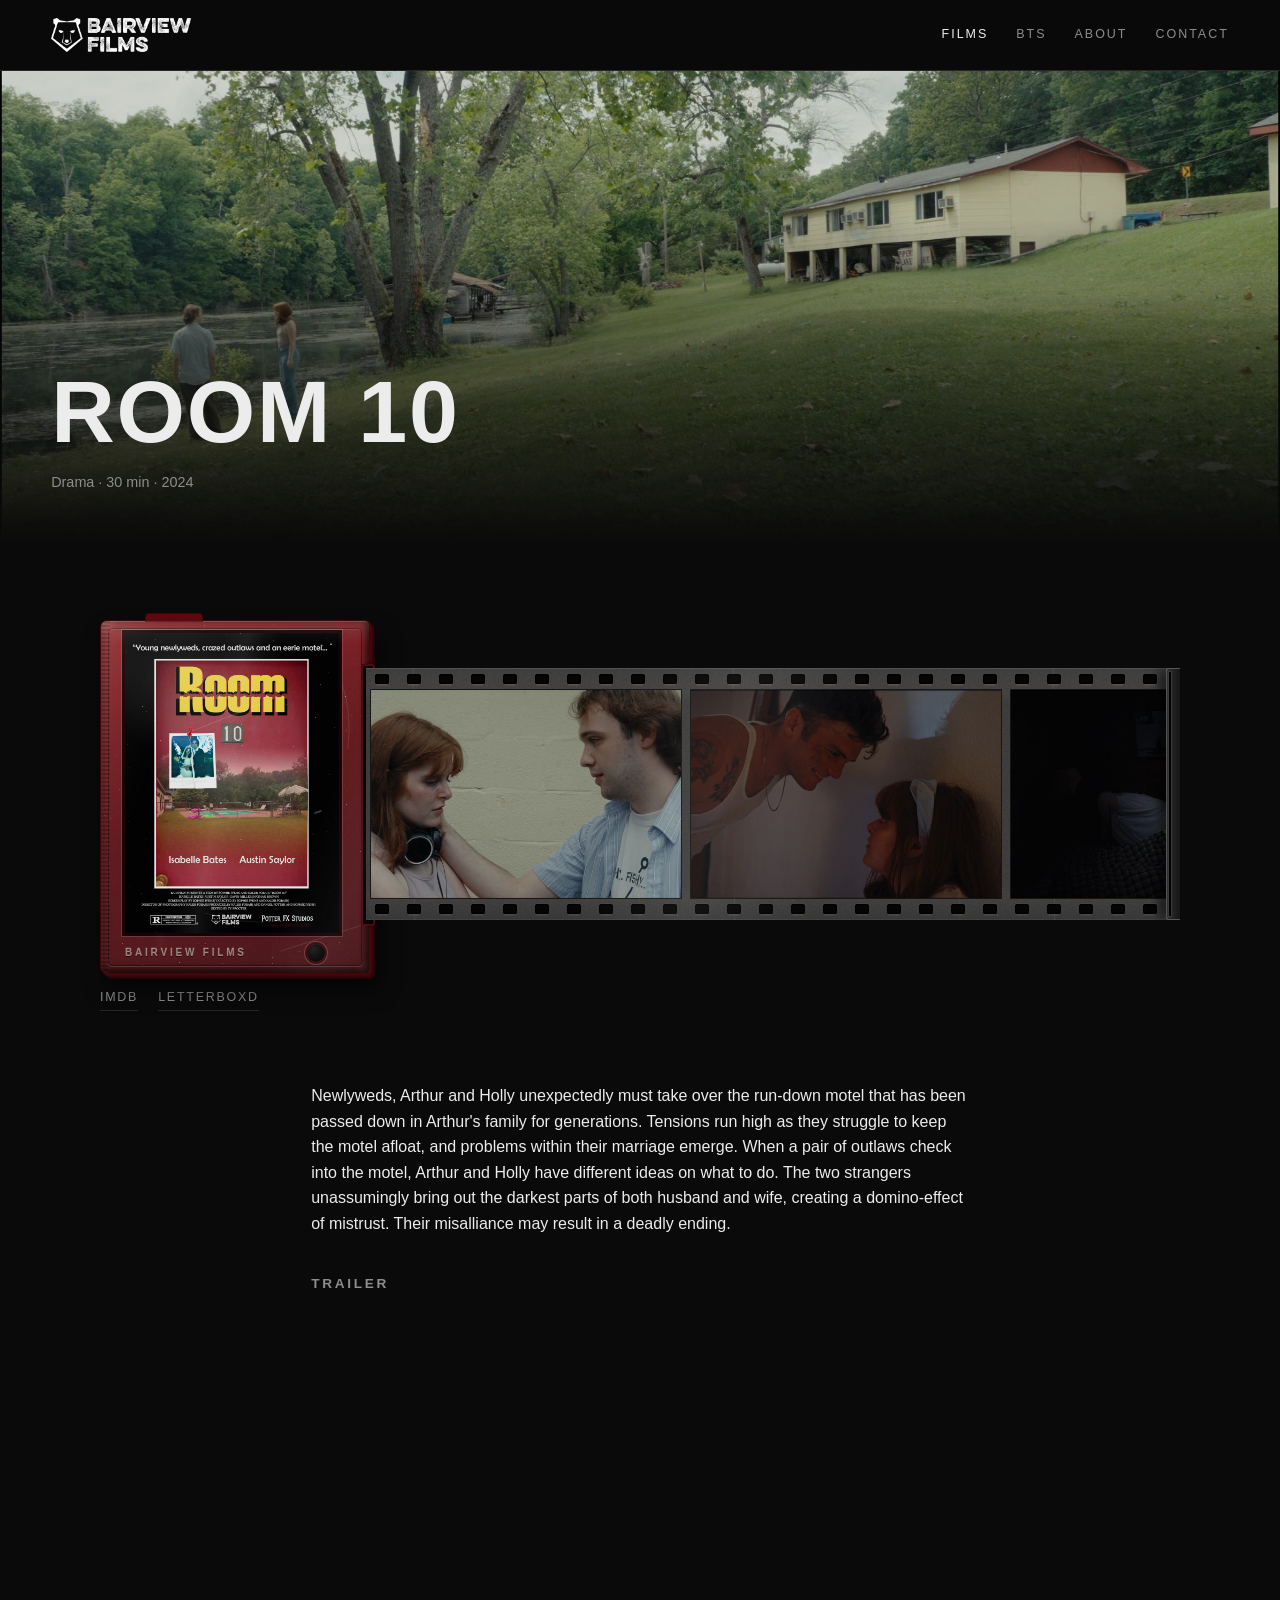
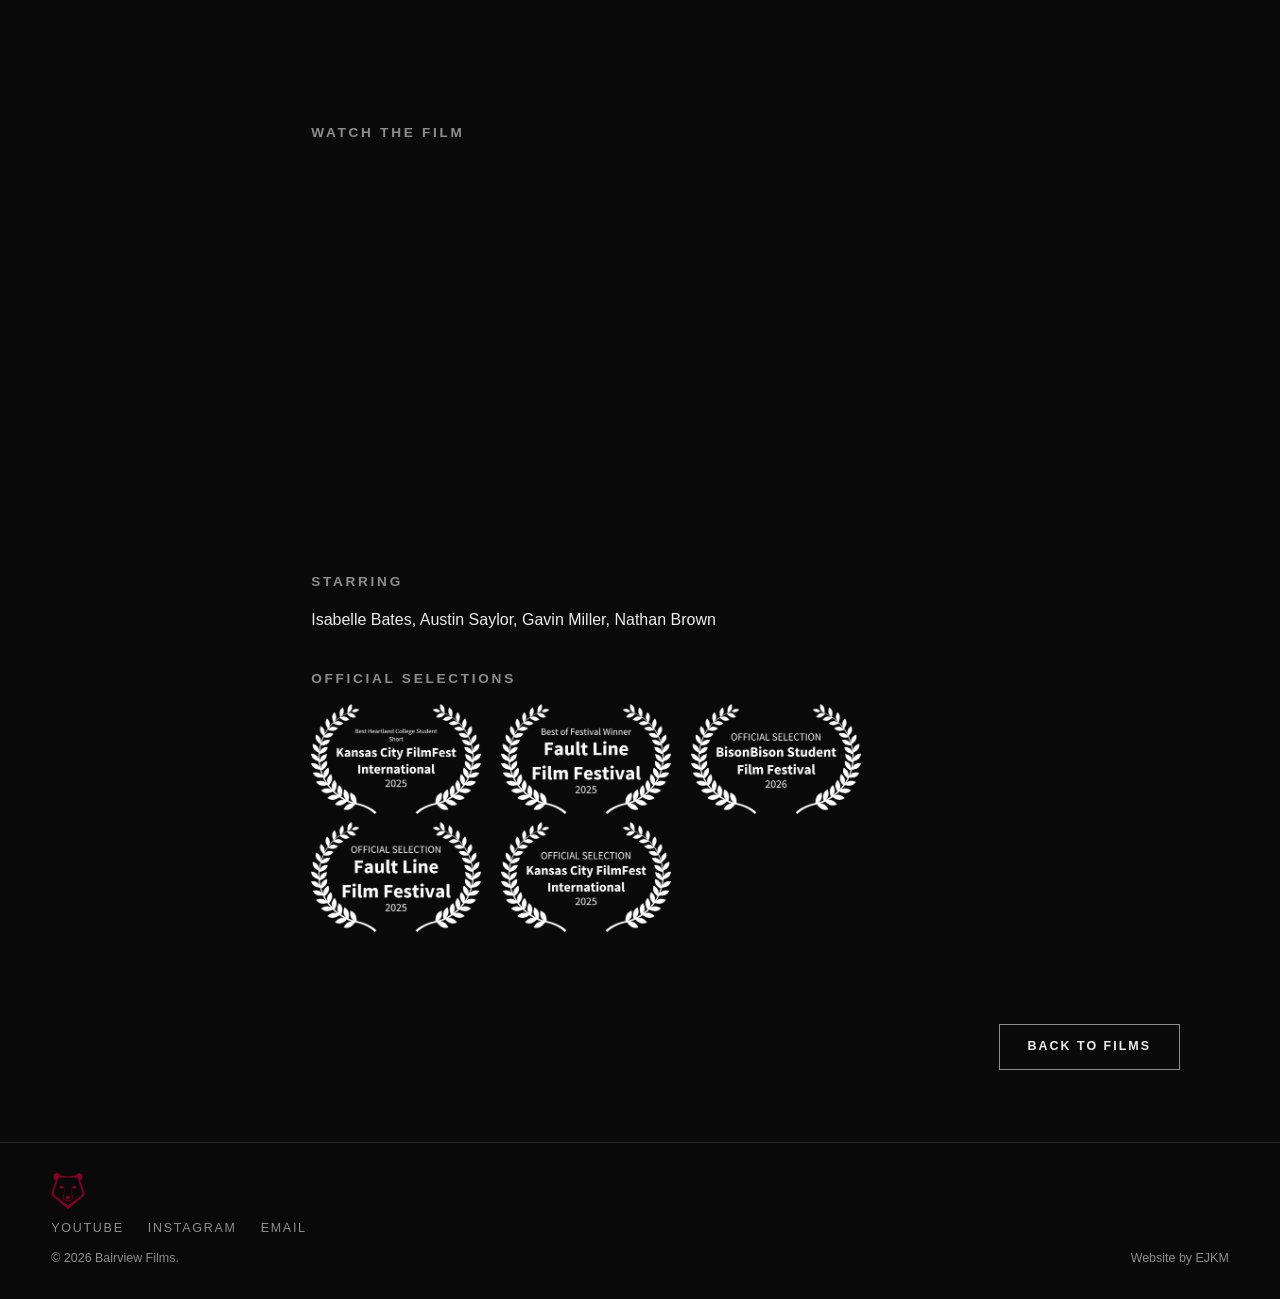
<file: films/room-10.html>
<!doctype html>
<html lang="en">
<head>
<meta charset="utf-8">
<meta name="viewport" content="width=device-width, initial-scale=1">
<title>Room 10 | Bairview Films</title>
<meta name="description" content="Newlyweds inherit a run-down family motel, and outlaw guests expose mistrust in their marriage.">
<meta property="og:title" content="Room 10 | Bairview Films">
<meta property="og:description" content="Newlyweds inherit a run-down family motel, and outlaw guests expose mistrust in their marriage.">
<meta property="og:image" content="https://bairviewfilms.com/assets/reel-poster.jpg">
<link rel="icon" type="image/png" href="../assets/favicon.png">
<link rel="stylesheet" href="../style.css">
<script>if ("scrollRestoration" in history) history.scrollRestoration = "manual";</script>
</head>
<body>
<header class="top">
  <a class="brand" href="../index.html"><img src="../assets/logo.png" alt="Bairview Films"></a>
  <nav>
    <a href="../index.html" aria-current="page">Films</a>
    <a href="../bts.html">BTS</a>
    <a href="../about.html">About</a>
    <a href="../contact.html">Contact</a>
  </nav>
</header>
<main>
<section class="hero short" style="background-image:url('../assets/room-10-still.jpg')">
  <div class="hero-inner">
    
    <h1>Room 10</h1>
    <p class="facts">Drama &middot; 30 min &middot; 2024</p>
  </div>
</section>
<section class="wrap strip">
  <div class="strip-row">
    <div class="poster-col"><div class="cart"><i class="seam"></i><div class="label"><img class="poster" src="../assets/posters/room-10.jpg" alt="Room 10 poster"></div><b class="tag">Bairview Films<u></u></b><i class="gloss"></i></div><p class="ext"><a href="https://www.imdb.com/title/tt32562359/" rel="noopener">IMDb</a><a href="https://letterboxd.com/film/room-10-2024/" rel="noopener">Letterboxd</a></p></div>
    <div class="rail film" style="--dur:96s;--avg:#4a463c" role="region" aria-label="Room 10 stills">
      <div class="rail-track">
        <button type="button" class="rail-t" data-i="0" aria-label="Open still 0"><img src="../assets/stills/room-10-01.jpg" alt="" loading="lazy"></button>
        <button type="button" class="rail-t" data-i="1" aria-label="Open still 1"><img src="../assets/stills/room-10-02.jpg" alt="" loading="lazy"></button>
        <button type="button" class="rail-t" data-i="2" aria-label="Open still 2"><img src="../assets/stills/room-10-03.jpg" alt="" loading="lazy"></button>
        <button type="button" class="rail-t" data-i="3" aria-label="Open still 3"><img src="../assets/stills/room-10-04.jpg" alt="" loading="lazy"></button>
        <button type="button" class="rail-t" data-i="4" aria-label="Open still 4"><img src="../assets/stills/room-10-05.jpg" alt="" loading="lazy"></button>
        <button type="button" class="rail-t" data-i="5" aria-label="Open still 5"><img src="../assets/stills/room-10-06.jpg" alt="" loading="lazy"></button>
        <button type="button" class="rail-t" data-i="6" aria-label="Open still 6"><img src="../assets/stills/room-10-07.jpg" alt="" loading="lazy"></button>
        <button type="button" class="rail-t" data-i="7" aria-label="Open still 7"><img src="../assets/stills/room-10-08.jpg" alt="" loading="lazy"></button>
        <button type="button" class="rail-t" data-i="8" aria-label="Open still 8"><img src="../assets/stills/room-10-09.jpg" alt="" loading="lazy"></button>
        <button type="button" class="rail-t" data-i="9" aria-label="Open still 9"><img src="../assets/stills/room-10-10.jpg" alt="" loading="lazy"></button>
        <button type="button" class="rail-t" data-i="10" aria-label="Open still 10"><img src="../assets/stills/room-10-11.jpg" alt="" loading="lazy"></button>
        <button type="button" class="rail-t" data-i="11" aria-label="Open still 11"><img src="../assets/stills/room-10-12.jpg" alt="" loading="lazy"></button>
        <button type="button" class="rail-t" data-i="0" aria-hidden="true" tabindex="-1"><img src="../assets/stills/room-10-01.jpg" alt="" loading="lazy"></button>
        <button type="button" class="rail-t" data-i="1" aria-hidden="true" tabindex="-1"><img src="../assets/stills/room-10-02.jpg" alt="" loading="lazy"></button>
        <button type="button" class="rail-t" data-i="2" aria-hidden="true" tabindex="-1"><img src="../assets/stills/room-10-03.jpg" alt="" loading="lazy"></button>
        <button type="button" class="rail-t" data-i="3" aria-hidden="true" tabindex="-1"><img src="../assets/stills/room-10-04.jpg" alt="" loading="lazy"></button>
        <button type="button" class="rail-t" data-i="4" aria-hidden="true" tabindex="-1"><img src="../assets/stills/room-10-05.jpg" alt="" loading="lazy"></button>
        <button type="button" class="rail-t" data-i="5" aria-hidden="true" tabindex="-1"><img src="../assets/stills/room-10-06.jpg" alt="" loading="lazy"></button>
        <button type="button" class="rail-t" data-i="6" aria-hidden="true" tabindex="-1"><img src="../assets/stills/room-10-07.jpg" alt="" loading="lazy"></button>
        <button type="button" class="rail-t" data-i="7" aria-hidden="true" tabindex="-1"><img src="../assets/stills/room-10-08.jpg" alt="" loading="lazy"></button>
        <button type="button" class="rail-t" data-i="8" aria-hidden="true" tabindex="-1"><img src="../assets/stills/room-10-09.jpg" alt="" loading="lazy"></button>
        <button type="button" class="rail-t" data-i="9" aria-hidden="true" tabindex="-1"><img src="../assets/stills/room-10-10.jpg" alt="" loading="lazy"></button>
        <button type="button" class="rail-t" data-i="10" aria-hidden="true" tabindex="-1"><img src="../assets/stills/room-10-11.jpg" alt="" loading="lazy"></button>
        <button type="button" class="rail-t" data-i="11" aria-hidden="true" tabindex="-1"><img src="../assets/stills/room-10-12.jpg" alt="" loading="lazy"></button>
      </div>
      <i class="gate gate-r" aria-hidden="true"></i>
    </div>
  </div>
  
  <script src="../carousel.js" defer></script>
</section>
<section class="wrap narrow">
  <p>Newlyweds, Arthur and Holly unexpectedly must take over the run-down motel that has been passed down in Arthur&#x27;s family for generations. Tensions run high as they struggle to keep the motel afloat, and problems within their marriage emerge. When a pair of outlaws check into the motel, Arthur and Holly have different ideas on what to do. The two strangers unassumingly bring out the darkest parts of both husband and wife, creating a domino-effect of mistrust. Their misalliance may result in a deadly ending.</p>
<h2>Trailer</h2>
  <div class="video"><iframe src="https://www.youtube-nocookie.com/embed/mk46OSJkbHg" title="Room 10 Trailer" loading="lazy" allowfullscreen></iframe></div>
<h2>Watch the Film</h2>
  <div class="video"><iframe src="https://www.youtube-nocookie.com/embed/WqRbVnFbb8s" title="Room 10 Watch the Film" loading="lazy" allowfullscreen></iframe></div>
<h2>Starring</h2>
  <p>Isabelle Bates, Austin Saylor, Gavin Miller, Nathan Brown</p>
<h2>Official Selections</h2>
  <div class="laurels">
    <img src="../assets/laurels/room-10--best-heartland-college-student-short-kansas-city-filmfest-international-2025.png" alt="Best Heartland College Student Short Kansas City Filmfest International 2025" loading="lazy">
    <img src="../assets/laurels/room-10--best-of-festival-winner-fault-line-film-festival-2025.png" alt="Best Of Festival Winner Fault Line Film Festival 2025" loading="lazy">
    <img src="../assets/laurels/room-10--official-selection-bisonbison-student-film-festival-2026.png" alt="Official Selection Bisonbison Student Film Festival 2026" loading="lazy">
    <img src="../assets/laurels/room-10--official-selection-fault-line-film-festival-2025.png" alt="Official Selection Fault Line Film Festival 2025" loading="lazy">
    <img src="../assets/laurels/room-10--official-selection-kansas-city-filmfest-international-2025.png" alt="Official Selection Kansas City Filmfest International 2025" loading="lazy">
  </div>
</section>
<div class="wrap back"><a class="btn ghost" href="../index.html">Back to Films</a></div>
</main>
<footer>
  <img class="foot-bear" src="../assets/bear.png" alt="">
  <div class="foot-links"><a href="https://www.youtube.com/@BairViewFilms" rel="noopener">YouTube</a><a href="https://www.instagram.com/bairviewfilms/" rel="noopener">Instagram</a><a href="mailto:kalebfobair@gmail.com">Email</a></div>
  <div class="foot-small"><span>&copy; 2026 Bairview Films.</span><a href="https://elishajkmiller.com" rel="noopener">Website by EJKM</a></div>
</footer>
</body>
</html>
</file>
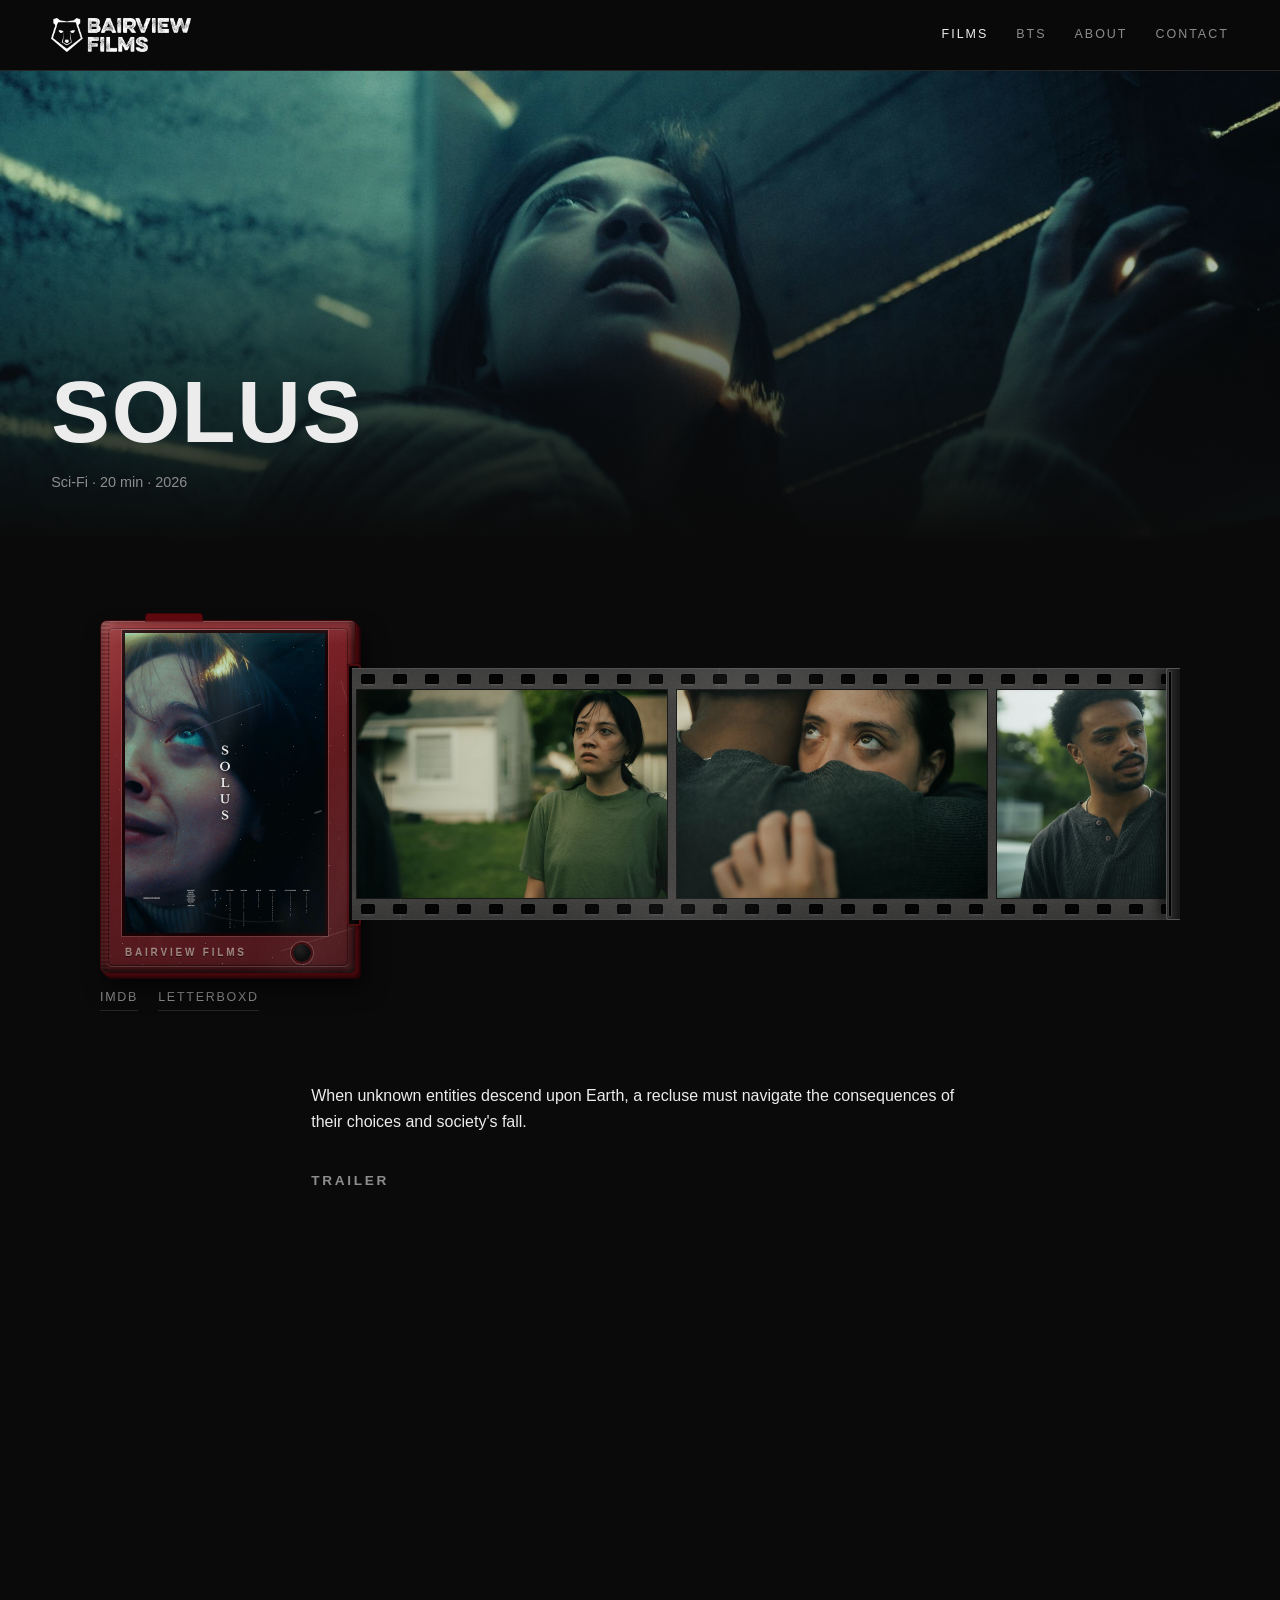
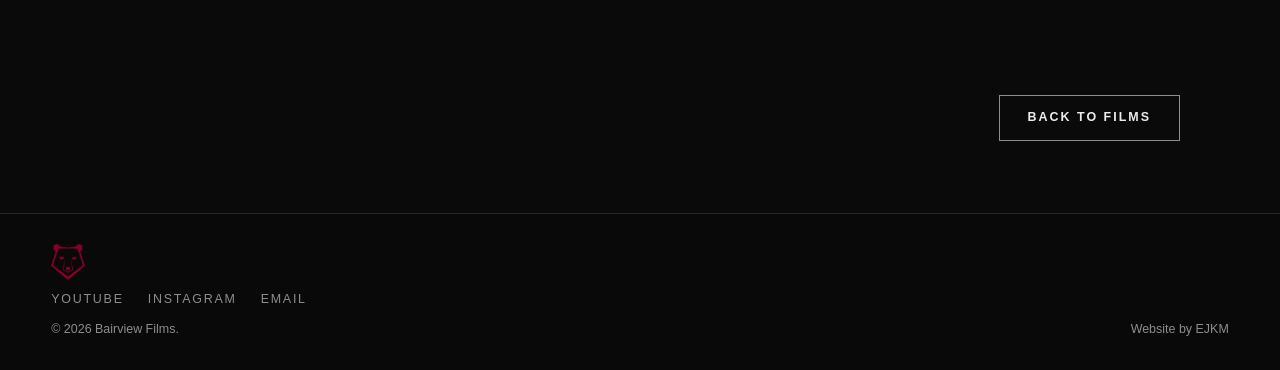
<file: films/solus.html>
<!doctype html>
<html lang="en">
<head>
<meta charset="utf-8">
<meta name="viewport" content="width=device-width, initial-scale=1">
<title>Solus | Bairview Films</title>
<meta name="description" content="Is your soul worth taking?">
<meta property="og:title" content="Solus | Bairview Films">
<meta property="og:description" content="Is your soul worth taking?">
<meta property="og:image" content="https://bairviewfilms.com/assets/reel-poster.jpg">
<link rel="icon" type="image/png" href="../assets/favicon.png">
<link rel="stylesheet" href="../style.css">
<script>if ("scrollRestoration" in history) history.scrollRestoration = "manual";</script>
</head>
<body>
<header class="top">
  <a class="brand" href="../index.html"><img src="../assets/logo.png" alt="Bairview Films"></a>
  <nav>
    <a href="../index.html" aria-current="page">Films</a>
    <a href="../bts.html">BTS</a>
    <a href="../about.html">About</a>
    <a href="../contact.html">Contact</a>
  </nav>
</header>
<main>
<section class="hero short" style="background-image:url('../assets/solus-still.jpg')">
  <div class="hero-inner">
    
    <h1>Solus</h1>
    <p class="facts">Sci-Fi &middot; 20 min &middot; 2026</p>
  </div>
</section>
<section class="wrap strip">
  <div class="strip-row">
    <div class="poster-col"><div class="cart"><i class="seam"></i><div class="label"><img class="poster" src="../assets/posters/solus.jpg" alt="Solus poster"></div><b class="tag">Bairview Films<u></u></b><i class="gloss"></i></div><p class="ext"><a href="https://www.imdb.com/title/tt39569519/" rel="noopener">IMDb</a><a href="https://letterboxd.com/film/solus-2026/" rel="noopener">Letterboxd</a></p></div>
    <div class="rail film" style="--dur:96s;--avg:#2f3936" role="region" aria-label="Solus stills">
      <div class="rail-track">
        <button type="button" class="rail-t" data-i="0" aria-label="Open still 0"><img src="../assets/stills/solus-01.jpg" alt="" loading="lazy"></button>
        <button type="button" class="rail-t" data-i="1" aria-label="Open still 1"><img src="../assets/stills/solus-02.jpg" alt="" loading="lazy"></button>
        <button type="button" class="rail-t" data-i="2" aria-label="Open still 2"><img src="../assets/stills/solus-03.jpg" alt="" loading="lazy"></button>
        <button type="button" class="rail-t" data-i="3" aria-label="Open still 3"><img src="../assets/stills/solus-04.jpg" alt="" loading="lazy"></button>
        <button type="button" class="rail-t" data-i="4" aria-label="Open still 4"><img src="../assets/stills/solus-05.jpg" alt="" loading="lazy"></button>
        <button type="button" class="rail-t" data-i="5" aria-label="Open still 5"><img src="../assets/stills/solus-06.jpg" alt="" loading="lazy"></button>
        <button type="button" class="rail-t" data-i="6" aria-label="Open still 6"><img src="../assets/stills/solus-07.jpg" alt="" loading="lazy"></button>
        <button type="button" class="rail-t" data-i="7" aria-label="Open still 7"><img src="../assets/stills/solus-08.jpg" alt="" loading="lazy"></button>
        <button type="button" class="rail-t" data-i="8" aria-label="Open still 8"><img src="../assets/stills/solus-09.jpg" alt="" loading="lazy"></button>
        <button type="button" class="rail-t" data-i="9" aria-label="Open still 9"><img src="../assets/stills/solus-10.jpg" alt="" loading="lazy"></button>
        <button type="button" class="rail-t" data-i="10" aria-label="Open still 10"><img src="../assets/stills/solus-11.jpg" alt="" loading="lazy"></button>
        <button type="button" class="rail-t" data-i="11" aria-label="Open still 11"><img src="../assets/stills/solus-12.jpg" alt="" loading="lazy"></button>
        <button type="button" class="rail-t" data-i="0" aria-hidden="true" tabindex="-1"><img src="../assets/stills/solus-01.jpg" alt="" loading="lazy"></button>
        <button type="button" class="rail-t" data-i="1" aria-hidden="true" tabindex="-1"><img src="../assets/stills/solus-02.jpg" alt="" loading="lazy"></button>
        <button type="button" class="rail-t" data-i="2" aria-hidden="true" tabindex="-1"><img src="../assets/stills/solus-03.jpg" alt="" loading="lazy"></button>
        <button type="button" class="rail-t" data-i="3" aria-hidden="true" tabindex="-1"><img src="../assets/stills/solus-04.jpg" alt="" loading="lazy"></button>
        <button type="button" class="rail-t" data-i="4" aria-hidden="true" tabindex="-1"><img src="../assets/stills/solus-05.jpg" alt="" loading="lazy"></button>
        <button type="button" class="rail-t" data-i="5" aria-hidden="true" tabindex="-1"><img src="../assets/stills/solus-06.jpg" alt="" loading="lazy"></button>
        <button type="button" class="rail-t" data-i="6" aria-hidden="true" tabindex="-1"><img src="../assets/stills/solus-07.jpg" alt="" loading="lazy"></button>
        <button type="button" class="rail-t" data-i="7" aria-hidden="true" tabindex="-1"><img src="../assets/stills/solus-08.jpg" alt="" loading="lazy"></button>
        <button type="button" class="rail-t" data-i="8" aria-hidden="true" tabindex="-1"><img src="../assets/stills/solus-09.jpg" alt="" loading="lazy"></button>
        <button type="button" class="rail-t" data-i="9" aria-hidden="true" tabindex="-1"><img src="../assets/stills/solus-10.jpg" alt="" loading="lazy"></button>
        <button type="button" class="rail-t" data-i="10" aria-hidden="true" tabindex="-1"><img src="../assets/stills/solus-11.jpg" alt="" loading="lazy"></button>
        <button type="button" class="rail-t" data-i="11" aria-hidden="true" tabindex="-1"><img src="../assets/stills/solus-12.jpg" alt="" loading="lazy"></button>
      </div>
      <i class="gate gate-r" aria-hidden="true"></i>
    </div>
  </div>
  
  <script src="../carousel.js" defer></script>
</section>
<section class="wrap narrow">
  <p>When unknown entities descend upon Earth, a recluse must navigate the consequences of their choices and society&#x27;s fall.</p>
<h2>Trailer</h2>
  <div class="video"><iframe src="https://www.youtube-nocookie.com/embed/ZFuY7bc_UKI" title="Solus Trailer" loading="lazy" allowfullscreen></iframe></div>
</section>
<div class="wrap back"><a class="btn ghost" href="../index.html">Back to Films</a></div>
</main>
<footer>
  <img class="foot-bear" src="../assets/bear.png" alt="">
  <div class="foot-links"><a href="https://www.youtube.com/@BairViewFilms" rel="noopener">YouTube</a><a href="https://www.instagram.com/bairviewfilms/" rel="noopener">Instagram</a><a href="mailto:kalebfobair@gmail.com">Email</a></div>
  <div class="foot-small"><span>&copy; 2026 Bairview Films.</span><a href="https://elishajkmiller.com" rel="noopener">Website by EJKM</a></div>
</footer>
</body>
</html>
</file>
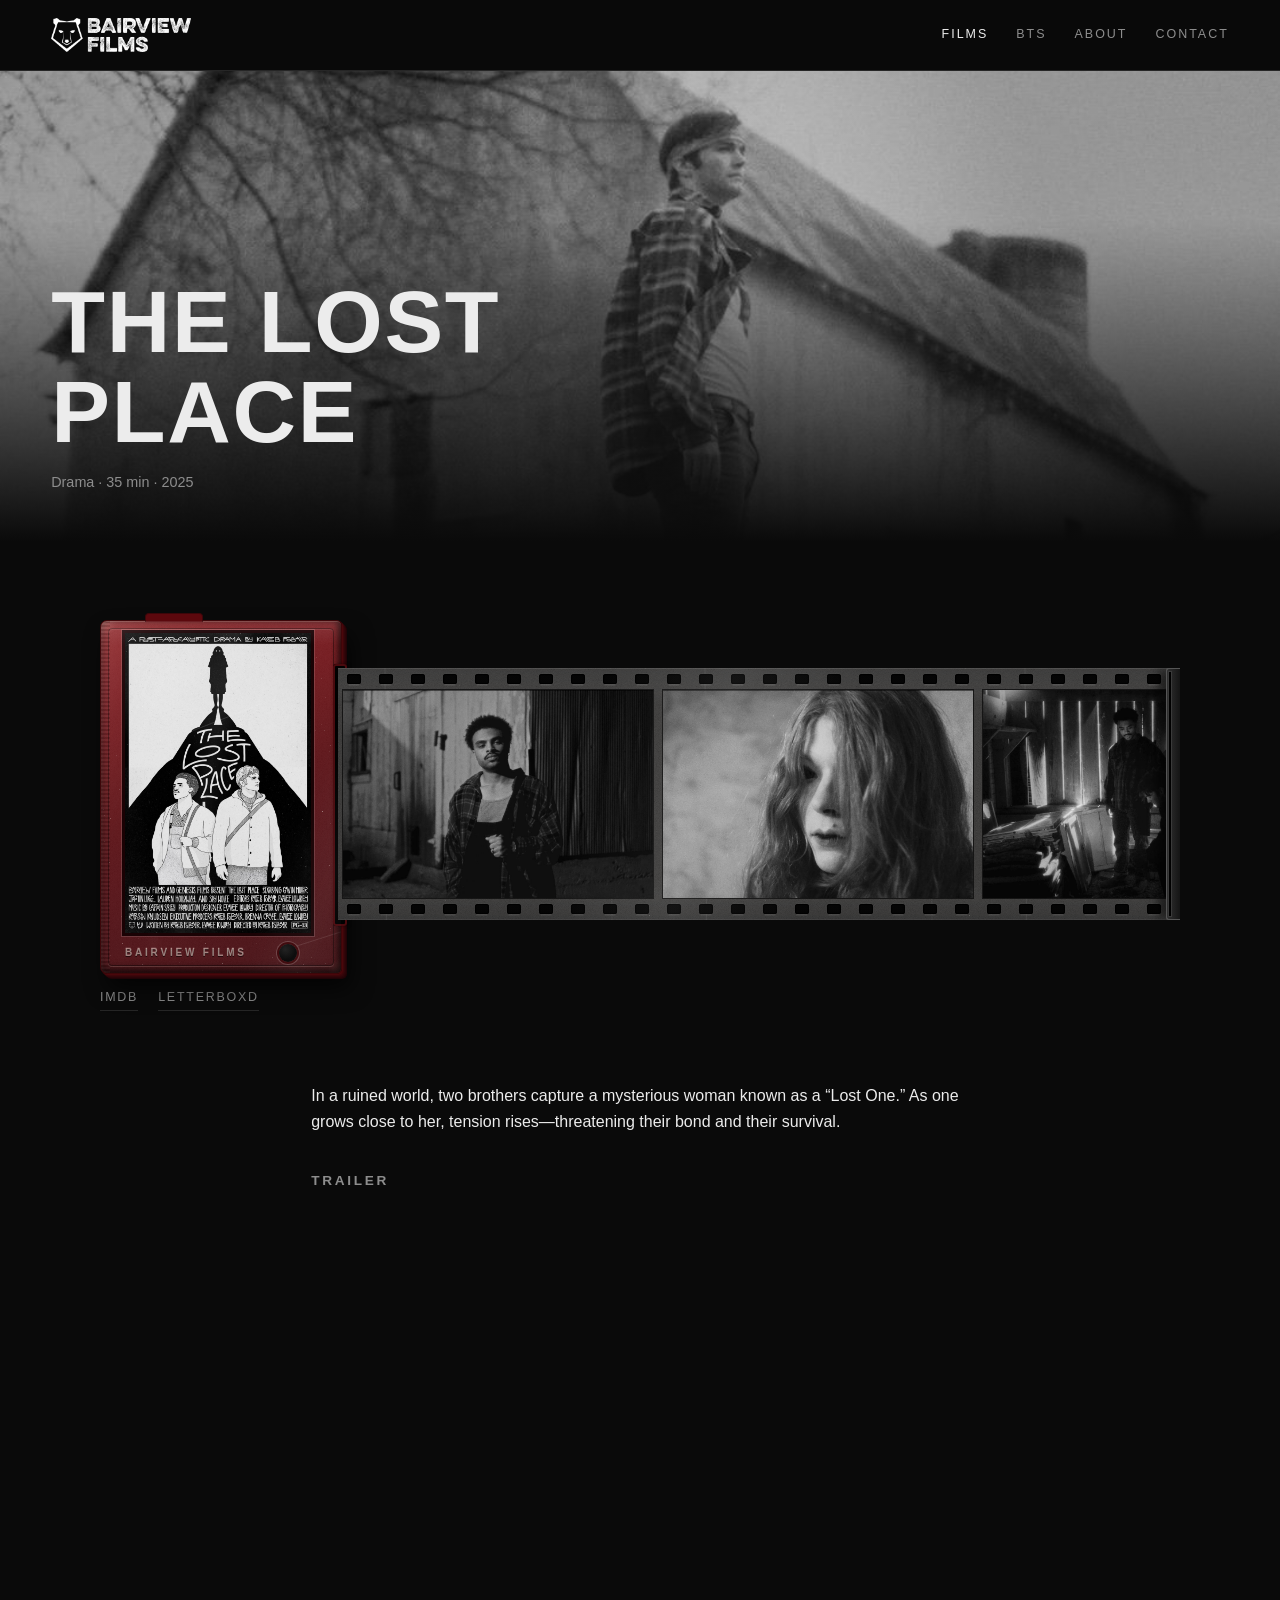
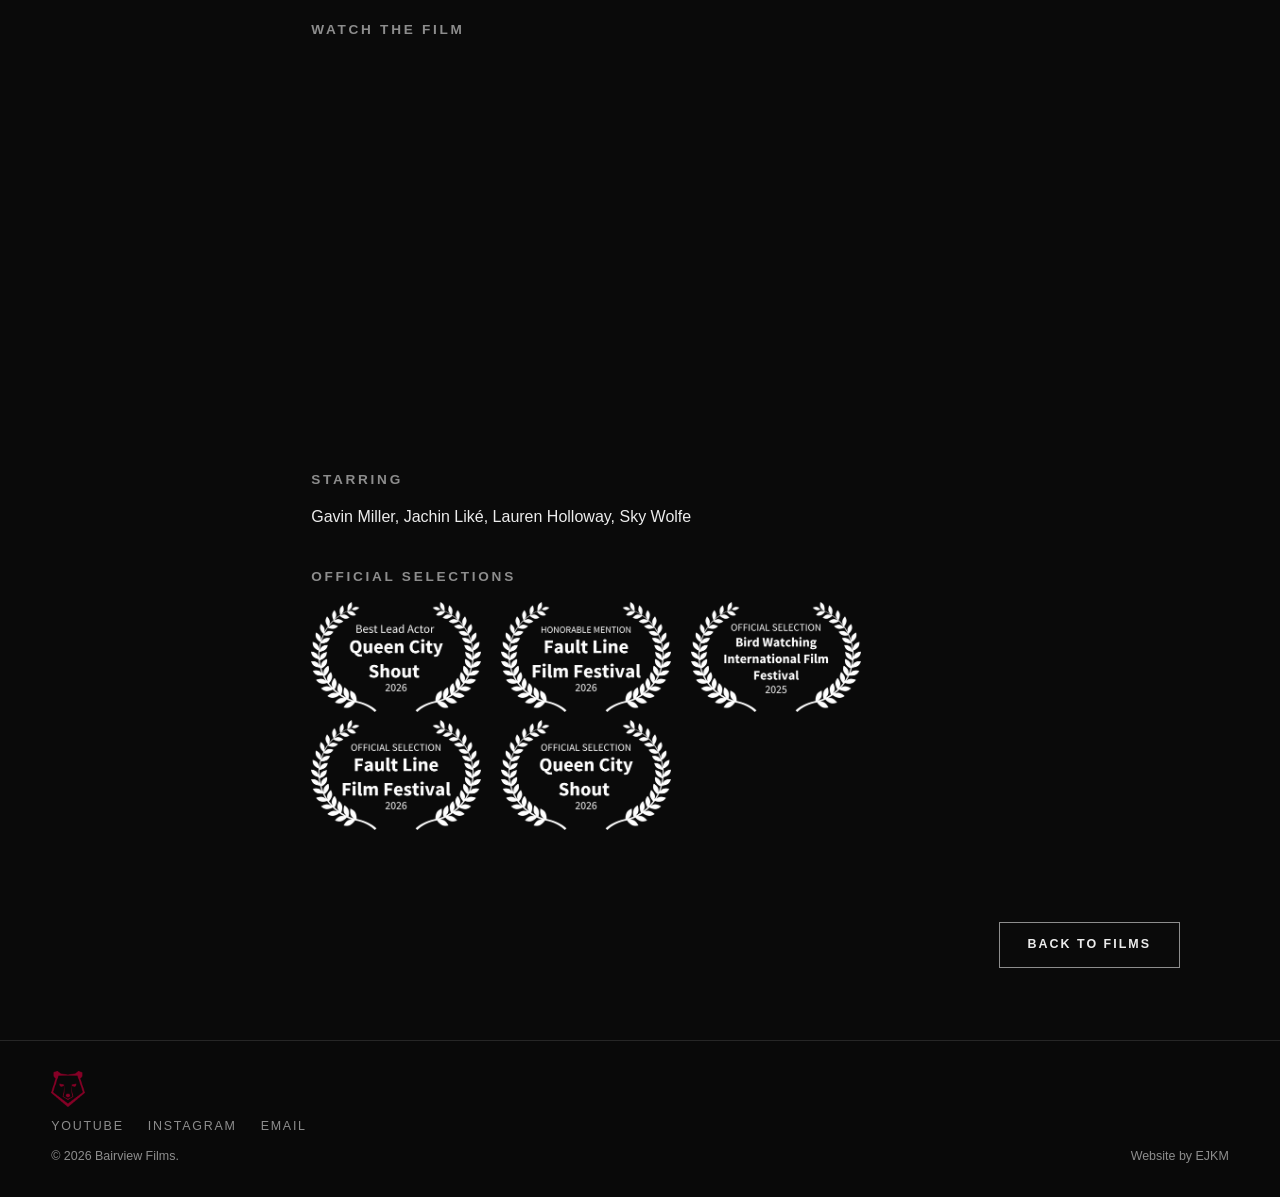
<file: films/the-lost-place.html>
<!doctype html>
<html lang="en">
<head>
<meta charset="utf-8">
<meta name="viewport" content="width=device-width, initial-scale=1">
<title>The Lost Place | Bairview Films</title>
<meta name="description" content="Two brothers in a ruined world capture a mysterious woman called a &quot;Lost One.&quot;">
<meta property="og:title" content="The Lost Place | Bairview Films">
<meta property="og:description" content="Two brothers in a ruined world capture a mysterious woman called a &quot;Lost One.&quot;">
<meta property="og:image" content="https://bairviewfilms.com/assets/reel-poster.jpg">
<link rel="icon" type="image/png" href="../assets/favicon.png">
<link rel="stylesheet" href="../style.css">
<script>if ("scrollRestoration" in history) history.scrollRestoration = "manual";</script>
</head>
<body>
<header class="top">
  <a class="brand" href="../index.html"><img src="../assets/logo.png" alt="Bairview Films"></a>
  <nav>
    <a href="../index.html" aria-current="page">Films</a>
    <a href="../bts.html">BTS</a>
    <a href="../about.html">About</a>
    <a href="../contact.html">Contact</a>
  </nav>
</header>
<main>
<section class="hero short" style="background-image:url('../assets/the-lost-place-still.jpg');background-position:center 6%">
  <div class="hero-inner">
    
    <h1>The Lost Place</h1>
    <p class="facts">Drama &middot; 35 min &middot; 2025</p>
  </div>
</section>
<section class="wrap strip">
  <div class="strip-row">
    <div class="poster-col"><div class="cart"><i class="seam"></i><div class="label"><img class="poster" src="../assets/posters/the-lost-place.jpg" alt="The Lost Place poster"></div><b class="tag">Bairview Films<u></u></b><i class="gloss"></i></div><p class="ext"><a href="https://www.imdb.com/title/tt35663446/" rel="noopener">IMDb</a><a href="https://letterboxd.com/film/the-lost-place/" rel="noopener">Letterboxd</a></p></div>
    <div class="rail film" style="--dur:88s;--avg:#454545" role="region" aria-label="The Lost Place stills">
      <div class="rail-track">
        <button type="button" class="rail-t" data-i="0" aria-label="Open still 0"><img src="../assets/stills/the-lost-place-01.jpg" alt="" loading="lazy"></button>
        <button type="button" class="rail-t" data-i="1" aria-label="Open still 1"><img src="../assets/stills/the-lost-place-02.jpg" alt="" loading="lazy"></button>
        <button type="button" class="rail-t" data-i="2" aria-label="Open still 2"><img src="../assets/stills/the-lost-place-03.jpg" alt="" loading="lazy"></button>
        <button type="button" class="rail-t" data-i="3" aria-label="Open still 3"><img src="../assets/stills/the-lost-place-04.jpg" alt="" loading="lazy"></button>
        <button type="button" class="rail-t" data-i="4" aria-label="Open still 4"><img src="../assets/stills/the-lost-place-05.jpg" alt="" loading="lazy"></button>
        <button type="button" class="rail-t" data-i="5" aria-label="Open still 5"><img src="../assets/stills/the-lost-place-06.jpg" alt="" loading="lazy"></button>
        <button type="button" class="rail-t" data-i="6" aria-label="Open still 6"><img src="../assets/stills/the-lost-place-07.jpg" alt="" loading="lazy"></button>
        <button type="button" class="rail-t" data-i="7" aria-label="Open still 7"><img src="../assets/stills/the-lost-place-08.jpg" alt="" loading="lazy"></button>
        <button type="button" class="rail-t" data-i="8" aria-label="Open still 8"><img src="../assets/stills/the-lost-place-09.jpg" alt="" loading="lazy"></button>
        <button type="button" class="rail-t" data-i="9" aria-label="Open still 9"><img src="../assets/stills/the-lost-place-10.jpg" alt="" loading="lazy"></button>
        <button type="button" class="rail-t" data-i="10" aria-label="Open still 10"><img src="../assets/stills/the-lost-place-11.jpg" alt="" loading="lazy"></button>
        <button type="button" class="rail-t" data-i="0" aria-hidden="true" tabindex="-1"><img src="../assets/stills/the-lost-place-01.jpg" alt="" loading="lazy"></button>
        <button type="button" class="rail-t" data-i="1" aria-hidden="true" tabindex="-1"><img src="../assets/stills/the-lost-place-02.jpg" alt="" loading="lazy"></button>
        <button type="button" class="rail-t" data-i="2" aria-hidden="true" tabindex="-1"><img src="../assets/stills/the-lost-place-03.jpg" alt="" loading="lazy"></button>
        <button type="button" class="rail-t" data-i="3" aria-hidden="true" tabindex="-1"><img src="../assets/stills/the-lost-place-04.jpg" alt="" loading="lazy"></button>
        <button type="button" class="rail-t" data-i="4" aria-hidden="true" tabindex="-1"><img src="../assets/stills/the-lost-place-05.jpg" alt="" loading="lazy"></button>
        <button type="button" class="rail-t" data-i="5" aria-hidden="true" tabindex="-1"><img src="../assets/stills/the-lost-place-06.jpg" alt="" loading="lazy"></button>
        <button type="button" class="rail-t" data-i="6" aria-hidden="true" tabindex="-1"><img src="../assets/stills/the-lost-place-07.jpg" alt="" loading="lazy"></button>
        <button type="button" class="rail-t" data-i="7" aria-hidden="true" tabindex="-1"><img src="../assets/stills/the-lost-place-08.jpg" alt="" loading="lazy"></button>
        <button type="button" class="rail-t" data-i="8" aria-hidden="true" tabindex="-1"><img src="../assets/stills/the-lost-place-09.jpg" alt="" loading="lazy"></button>
        <button type="button" class="rail-t" data-i="9" aria-hidden="true" tabindex="-1"><img src="../assets/stills/the-lost-place-10.jpg" alt="" loading="lazy"></button>
        <button type="button" class="rail-t" data-i="10" aria-hidden="true" tabindex="-1"><img src="../assets/stills/the-lost-place-11.jpg" alt="" loading="lazy"></button>
      </div>
      <i class="gate gate-r" aria-hidden="true"></i>
    </div>
  </div>
  
  <script src="../carousel.js" defer></script>
</section>
<section class="wrap narrow">
  <p>In a ruined world, two brothers capture a mysterious woman known as a “Lost One.” As one grows close to her, tension rises—threatening their bond and their survival.</p>
<h2>Trailer</h2>
  <div class="video"><iframe src="https://www.youtube-nocookie.com/embed/bgR_CeKLuIU" title="The Lost Place Trailer" loading="lazy" allowfullscreen></iframe></div>
<h2>Watch the Film</h2>
  <div class="video"><iframe src="https://www.youtube-nocookie.com/embed/t8J93DdeEGc" title="The Lost Place Watch the Film" loading="lazy" allowfullscreen></iframe></div>
<h2>Starring</h2>
  <p>Gavin Miller, Jachin Liké, Lauren Holloway, Sky Wolfe</p>
<h2>Official Selections</h2>
  <div class="laurels">
    <img src="../assets/laurels/the-lost-place--best-lead-actor-queen-city-shout-2026.png" alt="Best Lead Actor Queen City Shout 2026" loading="lazy">
    <img src="../assets/laurels/the-lost-place--honorable-mention-fault-line-film-festival-2026.png" alt="Honorable Mention Fault Line Film Festival 2026" loading="lazy">
    <img src="../assets/laurels/the-lost-place--official-selection-bird-watching-international-film-festival-2025.png" alt="Official Selection Bird Watching International Film Festival 2025" loading="lazy">
    <img src="../assets/laurels/the-lost-place--official-selection-fault-line-film-festival-2026.png" alt="Official Selection Fault Line Film Festival 2026" loading="lazy">
    <img src="../assets/laurels/the-lost-place--official-selection-queen-city-shout-2026.png" alt="Official Selection Queen City Shout 2026" loading="lazy">
  </div>
</section>
<div class="wrap back"><a class="btn ghost" href="../index.html">Back to Films</a></div>
</main>
<footer>
  <img class="foot-bear" src="../assets/bear.png" alt="">
  <div class="foot-links"><a href="https://www.youtube.com/@BairViewFilms" rel="noopener">YouTube</a><a href="https://www.instagram.com/bairviewfilms/" rel="noopener">Instagram</a><a href="mailto:kalebfobair@gmail.com">Email</a></div>
  <div class="foot-small"><span>&copy; 2026 Bairview Films.</span><a href="https://elishajkmiller.com" rel="noopener">Website by EJKM</a></div>
</footer>
</body>
</html>
</file>
<file: style.css>
:root { --bg:#0a0a0a; --fg:#ececec; --dim:#8d8d8d; --accent:#b3201f; --brand:#800e13; --line:#262626; }
* { box-sizing:border-box; margin:0; }
html { scroll-behavior:smooth; }
body { background:var(--bg); color:var(--fg); font:16px/1.6 "Helvetica Neue",Helvetica,Arial,sans-serif; }
a { color:inherit; text-decoration:none; }
.top { position:sticky; top:0; z-index:5; display:flex; justify-content:space-between; align-items:center; padding:18px 4vw; background:rgba(10,10,10,.92); border-bottom:1px solid var(--line); }
.brand { font-weight:700; letter-spacing:.22em; text-transform:uppercase; font-size:.95rem; }
nav { display:flex; gap:28px; }
nav a { text-transform:uppercase; letter-spacing:.16em; font-size:.78rem; color:var(--dim); }
nav a:hover, nav a[aria-current] { color:var(--fg); }
.hero { min-height:78vh; display:flex; align-items:flex-end; padding:0 4vw 8vh; background:#161616 center/cover; position:relative; }
.hero::before { content:""; position:absolute; inset:0; background:linear-gradient(to top,var(--bg) 5%,rgba(10,10,10,.1) 70%); }
.hero.short { min-height:55vh; }
.hero-inner { position:relative; max-width:720px; }
h1 { font-size:clamp(2.4rem,7vw,5.5rem); line-height:1.02; letter-spacing:.02em; text-transform:uppercase; margin:8px 0 14px; }
h2 { text-transform:uppercase; letter-spacing:.2em; font-size:.85rem; color:var(--dim); margin:36px 0 14px; }
.status { color:var(--accent); text-transform:uppercase; letter-spacing:.2em; font-size:.72rem; font-weight:700; }
.facts, .meta p { color:var(--dim); font-size:.9rem; }
.btn { display:inline-block; margin-top:20px; padding:12px 28px; background:var(--fg); color:var(--bg); text-transform:uppercase; letter-spacing:.16em; font-size:.78rem; font-weight:700; }
.btn:hover { background:var(--brand); color:var(--fg); }
.btn.ghost { background:none; color:var(--fg); border:1px solid var(--dim); }
.wrap { padding:8vh 4vw; }
.narrow { max-width:760px; margin:0 auto; }
.narrow p { margin-bottom:16px; }
.logline { font-size:1.35rem; line-height:1.45; }
.laurel-list { list-style:none; padding:0; }
.laurel-list li { padding:10px 0; border-bottom:1px solid var(--line); }
.grid { display:grid; grid-template-columns:repeat(auto-fill,minmax(260px,1fr)); gap:28px; }
.card .art { aspect-ratio:2/3; overflow:hidden; background:#161616; }
.card img, .ph { width:100%; height:100%; object-fit:cover; transition:transform .4s; }
.card:hover img, .card:hover .ph { transform:scale(1.04); }
.ph { display:flex; align-items:center; justify-content:center; padding:20px; text-align:center; background:linear-gradient(160deg,#1d1d1d,#0f0f0f); text-transform:uppercase; letter-spacing:.14em; font-weight:700; }
.meta { padding-top:14px; }
.meta h3 { font-size:1.15rem; text-transform:uppercase; letter-spacing:.08em; margin:4px 0; }
footer { background:rgba(10,10,10,.55); border-top:1px solid var(--line); padding:30px 4vw; display:grid; gap:10px; }
.foot-brand { font-weight:700; letter-spacing:.22em; text-transform:uppercase; }
.foot-links { display:flex; gap:24px; text-transform:uppercase; letter-spacing:.14em; font-size:.78rem; color:var(--dim); }
.foot-links a:hover { color:var(--fg); }
.foot-small { color:var(--dim); font-size:.78rem; display:flex; justify-content:space-between; flex-wrap:wrap; gap:6px 24px; }
.foot-small a:hover { color:var(--fg); }
@media (max-width:600px) { nav { gap:16px; } .brand { font-size:.8rem; } }
.video { aspect-ratio:16/9; margin-bottom:20px; } .video iframe { width:100%; height:100%; border:0; }

.brand img { display:block; height:34px; width:auto; }
.film-top { display:grid; grid-template-columns:200px 1fr; gap:32px; align-items:start; margin-bottom:8px; }
.film-top:not(:has(.poster)) { grid-template-columns:1fr; }
.poster { width:100%; display:block; }
.ext { display:flex; gap:20px; flex-wrap:wrap; text-transform:uppercase; letter-spacing:.14em; font-size:.78rem; color:var(--dim); }
.ext a { border-bottom:1px solid var(--line); padding-bottom:2px; }
.ext a:hover { color:var(--fg); border-color:var(--brand); }
.laurels { display:flex; flex-wrap:wrap; gap:8px 20px; align-items:center; }
.laurels img { height:110px; width:auto; }
.about { display:grid; grid-template-columns:minmax(220px,340px) 1fr; gap:48px 120px; max-width:1000px; margin:0 auto; align-items:start; }
.about p { margin-bottom:16px; }
.portrait { width:100%; display:block; }
.foot-bear { height:36px; width:auto; }
@media (max-width:700px) { .film-top, .about { grid-template-columns:1fr; } .about { gap:96px; } .about.side { gap:32px; } .poster { max-width:220px; } .portrait { max-width:300px; } .laurels img { height:84px; } }
.reel { position:fixed; inset:0; z-index:-1; background:#000; }
.reel video { display:block; width:100%; height:100%; object-fit:cover; }
.over { background:linear-gradient(to bottom,rgba(10,10,10,.3),rgba(10,10,10,.55)); padding-top:28px; min-height:calc(100vh - 70px); }
.over h2 { margin-top:0; }
@media (max-aspect-ratio:1/1) { .reel video { object-fit:contain; object-position:center 30%; } }
#films { scroll-margin-top:70px; }
.car-nav { position:absolute; top:50%; transform:translateY(-50%); z-index:2; width:40px; height:40px; border:0; border-radius:50%; background:rgba(0,0,0,.55); color:#fff; font-size:28px; line-height:1; cursor:pointer; padding:0; }
.car-nav:hover { background:var(--brand); }
.car-lb { position:fixed; inset:0; z-index:1000; background:rgba(0,0,0,.93); display:flex; align-items:center; justify-content:center; padding:24px 16px; cursor:zoom-out; }
.car-lb[hidden] { display:none; }
.car-lb img { max-width:100%; max-height:100%; object-fit:contain; cursor:default; }
.car-x { position:absolute; top:12px; right:14px; z-index:2; width:44px; height:44px; border:0; border-radius:50%; background:#fff; color:#111; font:400 30px/44px Arial,sans-serif; text-align:center; padding:0; cursor:pointer; }
.car-x:hover, .car-x:focus-visible { background:var(--accent); color:#fff; }
.car-lb .car-nav { width:48px; height:48px; font-size:32px; }
@media (max-width:600px) { .car-nav { width:34px; height:34px; font-size:24px; } .car-prev { left:6px; } .car-next { right:6px; } }
.car-prev { left:16px; }
.car-next { right:16px; }
.strip { padding-top:6vh; padding-bottom:0; }
.strip-row { max-width:1080px; margin:0 auto; display:flex; align-items:flex-start; }
.poster-col { flex:none; }
.poster-col .ext { margin-top:14px; }
.strip > .ext { max-width:1080px; margin:14px auto 0; }
.back { padding-top:0; padding-left:max(4vw,calc((100% - 1080px) / 2)); padding-right:max(4vw,calc((100% - 1080px) / 2)); text-align:right; }
.strip-row .poster { height:300px; width:auto; display:block; }
.rail { flex:1; min-width:0; overflow:hidden; height:300px; }
.rail-track { display:flex; height:100%; width:max-content; animation:rail-run var(--dur,60s) linear infinite; }
.rail-t { flex:none; width:300px; height:100%; padding:0; border:3px solid var(--avg,#2a2a2a); background:#111; cursor:zoom-in; }
.rail-t:focus-visible { outline:3px solid var(--accent); outline-offset:-3px; }
.rail-t img { width:100%; height:100%; object-fit:cover; display:block; }
@keyframes rail-run { to { transform:translateX(-50%); } }
@media (prefers-reduced-motion:reduce) { .rail { overflow-x:auto; } .rail-track { animation:none; } }
@media (max-width:700px) { .strip-row { flex-direction:column; align-items:stretch; } .poster-col { margin:0 auto 12px; } .rail { height:200px; } .rail-t { width:240px; } }
.card img.whole { object-fit:contain; }
.about p a { border-bottom:1px solid var(--accent); transition:color .2s; }
.about p a:hover { color:var(--accent); }
[hidden] { display:none !important; }
.lead { color:var(--dim); font-size:1.1rem; margin-bottom:8px; }
.bts { max-width:1180px; margin:0 auto; }
.bts h2 a:hover { color:var(--fg); }
.bts h2 { margin-top:56px; }
.bts .video { max-width:760px; }
.cform { margin-top:24px; }
.cform label { display:block; margin:18px 0 6px; font-size:.82rem; text-transform:uppercase; letter-spacing:.12em; color:var(--dim); }
.cform .opt { text-transform:none; letter-spacing:0; font-size:.78rem; opacity:.7; margin-left:6px; }
.cform input[type=text], .cform input[type=email], .cform input[type=url], .cform input[type=date], .cform select, .cform textarea { width:100%; padding:12px 14px; background:#141414; color:var(--fg); border:1px solid var(--line); border-radius:0; font:inherit; }
.cform input:focus, .cform select:focus, .cform textarea:focus { outline:2px solid var(--brand); outline-offset:0; border-color:var(--brand); }
.cform .row2 { display:grid; grid-template-columns:1fr 1fr; gap:0 20px; }
.cform fieldset { border:0; padding:0; margin:0; min-width:0; }
.cform legend { padding:0; margin:28px 0 12px; font-size:.82rem; text-transform:uppercase; letter-spacing:.12em; color:var(--dim); }
.types { display:flex; flex-wrap:wrap; gap:10px; }
.types legend { width:100%; margin-top:36px; }
.cform .pick { margin:0; cursor:pointer; }
.pick input { position:absolute; opacity:0; pointer-events:none; }
.pick span { display:block; padding:11px 20px; border:1px solid var(--dim); color:var(--fg); letter-spacing:.1em; font-size:.78rem; text-transform:uppercase; font-weight:700; }
.pick:hover span { border-color:var(--fg); }
.pick input:checked + span { background:var(--fg); color:var(--bg); border-color:var(--fg); }
.pick input:focus-visible + span { outline:3px solid var(--accent); outline-offset:2px; }
.cform small { display:block; margin-top:6px; color:var(--dim); }
.cform .note a { border-bottom:1px solid var(--accent); }
.cform .note { margin-top:16px; }
.cform .hp { position:absolute; left:-9999px; width:1px; height:1px; opacity:0; }
.cform .btn { border:0; cursor:pointer; font-family:inherit; margin-top:24px; }
.cform .btn:disabled { opacity:.5; cursor:default; }
.status-line { margin-top:14px; color:var(--dim); min-height:1.6em; }
@media (max-width:600px) { .cform .row2 { grid-template-columns:1fr; } }

.top { gap:12px; }
@media (max-width:600px) {
  .top { padding:14px 4vw; }
  .brand img { height:28px; }
  nav { gap:14px; }
  nav a { font-size:.7rem; letter-spacing:.1em; }
}
@media (max-width:400px) {
  .top { padding:12px 3vw; }
  .brand img { height:24px; }
  nav { gap:10px; }
  nav a { font-size:.64rem; letter-spacing:.06em; }
}

.vthumb { position:relative; display:block; aspect-ratio:16/9; background:#111; overflow:hidden; }
.vthumb i { position:absolute; left:12px; top:12px; width:40px; height:40px; border-radius:50%; background:rgba(10,10,10,.7); border:2px solid var(--fg); }
.vthumb i::after { content:""; position:absolute; left:15px; top:10px; border-left:12px solid var(--fg); border-top:8px solid transparent; border-bottom:8px solid transparent; }

.bts .strip-row { max-width:none; }
.vid-col { flex:none; width:min(420px,45%); }
.vid-col .vthumb { width:100%; border:0; padding:0; cursor:pointer; }
.vid-col .vthumb.playing { cursor:default; }
.vtabs { display:flex; flex-wrap:wrap; gap:6px; margin-top:8px; }
.vtabs button { padding:6px 12px; background:var(--bg); border:1px solid var(--line); color:var(--dim); font:inherit; font-size:.72rem; letter-spacing:.12em; text-transform:uppercase; cursor:pointer; }
.vtabs button:hover { color:var(--fg); border-color:var(--dim); }
.vtabs button.on { background:var(--fg); color:var(--bg); border-color:var(--fg); }
.vcap { margin:8px 0 0; font-size:.8rem; line-height:1.4; color:var(--dim); }
@media (max-width:700px) { .vid-col { width:100%; margin-bottom:12px; } }

.vthumb img, .vthumb iframe { width:100%; height:100%; object-fit:cover; display:block; border:0; transition:opacity .2s; }
.vthumb:hover img { opacity:.8; }
.vthumb:hover i { background:var(--brand); }
.vthumb:focus-visible { outline:3px solid var(--accent); outline-offset:3px; }
@media (max-width:700px) { .bts .rail { flex:none; height:200px; } }

/* BTS page: claw marks in the BairView palette red #800E13. A fixed layer of small inline SVGs (assets/claws.html,
   made by make_claws.py): the fade runs on the compositor and only each tiny SVG repaints for the scratch-in. */
.claws { position:fixed; inset:0; z-index:-1; pointer-events:none; overflow:hidden; }
.claw { position:absolute; fill:#800E13; will-change:opacity; animation:claw-fade 10s both infinite; }
.claw path { clip-path:inset(0 0 100% 0); animation:claw-draw 10s both infinite; }
@keyframes claw-draw { 0% { clip-path:inset(0 0 100% 0); animation-timing-function:cubic-bezier(.2,.7,.3,1); } 8%,92% { clip-path:inset(0); } 93%,100% { clip-path:inset(0 0 100% 0); } }
@keyframes claw-fade { 0%,78% { opacity:1; } 92%,100% { opacity:0; } }
@media (prefers-reduced-motion:reduce) { .claw, .claw path { animation:none; clip-path:none; } }
.bts .rail { contain:paint; }
.bts .rail-track { will-change:transform; }

/* About page: a trail of bear tracks (symbols in assets/paws.html, laid out by about.js) in the bear logo's red #850026. The
   layer sits behind the text; about.js walks them down the gap between the photo and the text. */
main { position:relative; }
.paws { position:absolute; top:0; bottom:0; left:50%; width:100vw; margin-left:-50vw; z-index:-1; pointer-events:none; overflow:hidden; }
.paws svg.paw { position:absolute; fill:#850026; opacity:0; animation:paw-in .6s ease-out var(--d) both; }
.paws.now svg.paw { animation:none; opacity:1; }
@keyframes paw-in { from { opacity:0; } to { opacity:1; } }
@media (prefers-reduced-motion:reduce) { .paws svg.paw { animation:none; opacity:1; } }

/* Film pages: the poster is the label on a film cartridge and the stills are the film coming out of it, so the strip runs
   away from the cartridge (left to right) and has sprocket holes along both edges. .film is only on film-page rails. */
.cart { position:relative; z-index:2; padding:12px 30px 12px 12px; border-radius:16px 10px 10px 16px; border:1px solid #3a3a3a;
  background:linear-gradient(160deg,#2b2b2b,#141414 55%,#1d1d1d); box-shadow:0 8px 22px rgba(0,0,0,.55), inset 0 1px 0 rgba(255,255,255,.12); }
.cart::before { content:""; position:absolute; top:-7px; left:34px; width:46px; height:7px; border-radius:4px 4px 0 0; background:#242424; border:1px solid #3a3a3a; border-bottom:0; }
.cart::after { content:""; position:absolute; right:-4px; top:50%; width:9px; height:224px; margin-top:-112px; border-radius:5px;
  background:#030303; box-shadow:inset 0 0 0 1px #3d3d3d, inset 2px 0 4px rgba(0,0,0,.9); }
.strip-row .cart .poster { height:300px; width:auto; border-radius:3px; box-shadow:0 0 0 2px #050505; }
.rail.film { height:252px; margin-top:36px; }
.poster-col + .rail.film { margin-left:-22px; }
.rail.film .rail-track { position:relative; box-sizing:border-box; padding:22px 0; background:#272727; animation-direction:reverse; }
.rail.film .rail-track::before, .rail.film .rail-track::after { content:""; position:absolute; left:0; width:100%; height:22px;
  background:url("data:image/svg+xml,%3Csvg xmlns='http://www.w3.org/2000/svg' width='32' height='22'%3E%3Crect x='9' y='6' width='14' height='10' rx='2.5' fill='%230a0a0a'/%3E%3C/svg%3E") repeat-x; }
.rail.film .rail-track::before { top:0; }
.rail.film .rail-track::after { bottom:0; }
.rail.film .rail-t { width:320px; padding:0 5px; border:0; background:none; }
.rail.film .rail-t img { box-sizing:border-box; border:0; background:#111; }
@media (max-width:700px) {
  .cart { margin:0 auto; width:max-content; }
  .cart { padding-right:12px; } .cart::after { display:none; }
  .poster-col + .rail.film { margin:20px 0 0; height:200px; }
  .rail.film .rail-t { width:240px; }
}

/* Cartridge realism: curved, glossy label, a sheen across the whole body, dust and fine scratches. */
.cart { border-radius:24px 12px 12px 24px;
  background:
    url("data:image/svg+xml,%3Csvg xmlns='http://www.w3.org/2000/svg' width='300' height='400'%3E%3Cfilter id='d' x='0' y='0' width='100%25' height='100%25'%3E%3CfeTurbulence type='fractalNoise' baseFrequency='.85' numOctaves='2' seed='11'/%3E%3CfeColorMatrix values='0 0 0 0 .92 0 0 0 0 .9 0 0 0 0 .85 0 0 0 10 -8.1'/%3E%3C/filter%3E%3Crect width='300' height='400' filter='url%28%23d%29' opacity='.55'/%3E%3Cg fill='none' stroke='%23fff' stroke-linecap='round'%3E%3Cpath d='M22 70 L96 41' stroke-width='.7' opacity='.22'/%3E%3Cpath d='M180 330 L271 301' stroke-width='.6' opacity='.18'/%3E%3Cpath d='M240 60 Q252 90 247 128' stroke-width='.5' opacity='.2'/%3E%3Cpath d='M40 250 Q70 262 118 258' stroke-width='.6' opacity='.16'/%3E%3Cpath d='M150 150 L156 148' stroke-width='1.4' opacity='.3'/%3E%3C/g%3E%3C/svg%3E") 0 0 / 300px 400px,
    linear-gradient(160deg,#b3201f,#7a0c12 50%,#5c080d);
  box-shadow:0 14px 26px rgba(0,0,0,.65), 0 2px 3px rgba(0,0,0,.8), inset 0 2px 0 rgba(255,255,255,.2), inset 2px 0 3px rgba(255,255,255,.08), inset 0 -4px 8px rgba(0,0,0,.7), inset -3px 0 6px rgba(0,0,0,.5); }
.cart .label { position:relative; display:block; line-height:0; background:#000; }
.strip-row .cart .poster { box-shadow:none; border-radius:0; filter:contrast(1.04) saturate(1.05); }
.cart .label::before { content:""; position:absolute; inset:0; z-index:1; pointer-events:none; background:url("data:image/svg+xml,%3Csvg xmlns='http://www.w3.org/2000/svg' width='300' height='400'%3E%3Cfilter id='d' x='0' y='0' width='100%25' height='100%25'%3E%3CfeTurbulence type='fractalNoise' baseFrequency='.85' numOctaves='2' seed='11'/%3E%3CfeColorMatrix values='0 0 0 0 .92 0 0 0 0 .9 0 0 0 0 .85 0 0 0 10 -8.1'/%3E%3C/filter%3E%3Crect width='300' height='400' filter='url%28%23d%29' opacity='.55'/%3E%3Cg fill='none' stroke='%23fff' stroke-linecap='round'%3E%3Cpath d='M22 70 L96 41' stroke-width='.7' opacity='.22'/%3E%3Cpath d='M180 330 L271 301' stroke-width='.6' opacity='.18'/%3E%3Cpath d='M240 60 Q252 90 247 128' stroke-width='.5' opacity='.2'/%3E%3Cpath d='M40 250 Q70 262 118 258' stroke-width='.6' opacity='.16'/%3E%3Cpath d='M150 150 L156 148' stroke-width='1.4' opacity='.3'/%3E%3C/g%3E%3C/svg%3E") 40px 30px / 300px 400px; opacity:.8; }
.cart .label::after { content:""; position:absolute; inset:0; z-index:2; pointer-events:none;
  background:
    radial-gradient(ellipse 70% 38% at 30% 14%, rgba(255,255,255,.34), rgba(255,255,255,0) 70%),
    linear-gradient(100deg, transparent 36%, rgba(255,255,255,.16) 46%, rgba(255,255,255,.05) 52%, transparent 60%); }
.cart .gloss { position:absolute; inset:0; z-index:3; pointer-events:none; border-radius:inherit;
  background:linear-gradient(112deg, rgba(255,255,255,.2) 0, rgba(255,255,255,.05) 14%, rgba(255,255,255,0) 28%, rgba(255,255,255,0) 72%, rgba(255,255,255,.09) 88%, rgba(255,255,255,.02) 100%); }

/* Cartridge in the Bairview red, squarer like a real Super 8 cartridge: ridged grip down the left, a hub window and a stock
   line on the bottom edge, a black recess around the label. */
.cart { padding:12px 30px 40px 24px; border-radius:7px 5px 5px 7px; border-color:#3d0609; }
.cart::before { background:#5c080d; border-color:#3d0609; top:-8px; left:44px; width:56px; height:8px; }
.cart .label { box-shadow:0 0 0 3px #1a0204, 0 0 0 4px rgba(255,255,255,.14); }
.cart::after { background:#030303; box-shadow:inset 0 0 0 1px #5a1015, inset 2px 0 4px rgba(0,0,0,.9); }
.cart .tag { position:absolute; left:24px; right:44px; bottom:11px; z-index:2; display:flex; align-items:center; justify-content:space-between; line-height:1;
  font:700 10px/1 Arial,Helvetica,sans-serif; letter-spacing:.28em; text-transform:uppercase; color:rgba(255,235,225,.7);
  text-shadow:0 1px 0 rgba(0,0,0,.55), 0 -1px 0 rgba(255,255,255,.12); }
.cart .tag u { width:18px; height:18px; border-radius:50%; background:radial-gradient(circle at 35% 30%, #1d1d1d 0, #050505 62%); box-shadow:0 0 0 2px #3d0609, 0 0 0 3px rgba(255,255,255,.18); }
.cart .gloss { background:
  repeating-linear-gradient(180deg, rgba(0,0,0,.28) 0 2px, rgba(255,255,255,.07) 2px 4px) 0 0 / 9px 100% no-repeat,
  linear-gradient(112deg, rgba(255,255,255,.26) 0, rgba(255,255,255,.07) 14%, rgba(255,255,255,0) 28%, rgba(255,255,255,0) 72%, rgba(255,255,255,.1) 88%, rgba(255,255,255,.02) 100%); }
.rail.film { margin-top:48px; }
@media (max-width:700px) { .cart { padding-right:24px; } .cart .tag { right:24px; } }

/* The film slot is a lip the same height as the film (plus a margin), and the strip starts inside it, over the slot, so the film
   visibly comes out of the opening. */
.cart::after { right:-6px; top:43px; height:262px; width:14px; margin-top:0; border-radius:3px; background:#020202;
  box-shadow:inset 0 0 0 2px #4a0a0e, inset 2px 0 4px rgba(0,0,0,.9), 2px 0 3px rgba(0,0,0,.5); }
.poster-col + .rail.film { position:relative; z-index:3; margin-left:-4px; }
@media (max-width:700px) { .poster-col + .rail.film { margin-left:0; } }

/* More realistic cartridge: molded-plastic grain, scuffed corners, thickness along the right and bottom edges, a seam where
   the two shells meet, a stock sticker, a fingerprint smudge on the gloss and a hard top-edge highlight. */
.cart { background:
    radial-gradient(circle at 0 0, rgba(255,200,185,.22), rgba(255,200,185,0) 16px) 0 0 / 22px 22px no-repeat,
    radial-gradient(circle at 100% 100%, rgba(255,200,185,.15), rgba(255,200,185,0) 14px) 100% 100% / 22px 22px no-repeat,
    url("data:image/svg+xml,%3Csvg xmlns='http://www.w3.org/2000/svg' width='120' height='120'%3E%3Cfilter id='n' x='0' y='0' width='100%25' height='100%25'%3E%3CfeTurbulence type='fractalNoise' baseFrequency='1.6' numOctaves='2' seed='3'/%3E%3CfeColorMatrix values='.33 .33 .33 0 0 .33 .33 .33 0 0 .33 .33 .33 0 0 0 0 0 0 .1'/%3E%3C/filter%3E%3Crect width='120' height='120' filter='url%28%23n%29'/%3E%3C/svg%3E") 0 0 / 120px 120px,
    url("data:image/svg+xml,%3Csvg xmlns='http://www.w3.org/2000/svg' width='300' height='400'%3E%3Cfilter id='d' x='0' y='0' width='100%25' height='100%25'%3E%3CfeTurbulence type='fractalNoise' baseFrequency='.85' numOctaves='2' seed='11'/%3E%3CfeColorMatrix values='0 0 0 0 .92 0 0 0 0 .9 0 0 0 0 .85 0 0 0 10 -8.1'/%3E%3C/filter%3E%3Crect width='300' height='400' filter='url%28%23d%29' opacity='.55'/%3E%3Cg fill='none' stroke='%23fff' stroke-linecap='round'%3E%3Cpath d='M22 70 L96 41' stroke-width='.7' opacity='.22'/%3E%3Cpath d='M180 330 L271 301' stroke-width='.6' opacity='.18'/%3E%3Cpath d='M240 60 Q252 90 247 128' stroke-width='.5' opacity='.2'/%3E%3Cpath d='M40 250 Q70 262 118 258' stroke-width='.6' opacity='.16'/%3E%3Cpath d='M150 150 L156 148' stroke-width='1.4' opacity='.3'/%3E%3C/g%3E%3C/svg%3E") 0 0 / 300px 400px,
    linear-gradient(160deg,#8c171b,#590a0f 48%,#3d060a);
  box-shadow:1px 1px 0 #4a070b, 2px 2px 0 #3d060a, 3px 3px 0 #330509, 4px 4px 0 #2a0408, 5px 5px 0 #200306,
    8px 14px 22px rgba(0,0,0,.7), inset 0 1px 0 rgba(255,235,225,.16), inset 2px 0 2px rgba(255,235,225,.05), inset 0 -4px 8px rgba(0,0,0,.65), inset -3px 0 6px rgba(0,0,0,.45); }
.cart .seam { position:absolute; inset:7px 7px 7px 7px; border-radius:4px; pointer-events:none; border:1px solid rgba(0,0,0,.38);
  box-shadow:0 1px 0 rgba(255,235,225,.16), inset 0 1px 0 rgba(255,235,225,.1); }
.cart .gloss { background:
  radial-gradient(ellipse 22px 30px at 74% 84%, rgba(255,255,255,.09), rgba(255,255,255,0) 70%),
  radial-gradient(ellipse 14px 18px at 22% 91%, rgba(255,255,255,.06), rgba(255,255,255,0) 70%),
  repeating-linear-gradient(180deg, rgba(0,0,0,.28) 0 2px, rgba(255,255,255,.07) 2px 4px) 0 0 / 9px 100% no-repeat,
  linear-gradient(180deg, rgba(255,255,255,.22) 0, rgba(255,255,255,0) 7%),
  linear-gradient(112deg, rgba(255,255,255,.28) 0, rgba(255,255,255,.07) 14%, rgba(255,255,255,0) 28%, rgba(255,255,255,0) 72%, rgba(255,255,255,.1) 88%, rgba(255,255,255,.02) 100%); }

/* Less lit: the page is nearly black, so the cartridge is darker and its highlights are toned down. */
.cart .gloss { opacity:.4; }
.cart .label::after { opacity:.4; }
.strip-row .cart .poster { filter:contrast(1.02) saturate(.95) brightness(.9); }
.cart .tag { color:rgba(255,235,225,.5); }


/* BTS page: each video is on a field monitor (bezel, REC light, battery, running timecode, viewfinder corners), each film's
   heading is a clapperboard slate, and the set photos run on the same film strip as the film pages, in the other direction
   (right to left), as if feeding into the monitor. */
.bts h2.slate { position:relative; display:flex; justify-content:space-between; align-items:baseline; gap:16px; flex-wrap:wrap; margin:56px 0 16px; padding:12px 16px;
  background:#0e0e0e; border:1px solid #2a2a2a; border-radius:3px; color:var(--fg); font-size:.95rem; letter-spacing:.22em; overflow:hidden; }
.bts h2.slate span { font-size:.66rem; letter-spacing:.2em; color:var(--dim); }
.bts .strip-row { gap:28px; }
.monitor { padding:10px 10px 8px; border:1px solid #2c2c2c; border-radius:10px; background:linear-gradient(#1a1a1a,#0d0d0d);
  box-shadow:0 10px 24px rgba(0,0,0,.6), inset 0 1px 0 rgba(255,255,255,.07); }
.monitor .screen { position:relative; overflow:hidden; border-radius:3px; box-shadow:0 0 0 2px #000; }
.monitor .vthumb { width:100%; }
.monitor .ov { position:absolute; z-index:2; pointer-events:none; font:700 .68rem/1 Arial,Helvetica,sans-serif; letter-spacing:.14em; color:#fff; text-shadow:0 1px 3px rgba(0,0,0,.9); }
.monitor .ov-tr { top:22px; right:24px; display:flex; align-items:center; gap:12px; }
.monitor .ov-bl { left:24px; bottom:22px; font-variant-numeric:tabular-nums; letter-spacing:.12em; }
.monitor .rec { display:flex; align-items:center; gap:6px; font-weight:700; }
.monitor .rec::before { content:""; width:9px; height:9px; border-radius:50%; background:#d61a1f; box-shadow:0 0 6px rgba(214,26,31,.8); animation:rec-blink 1.6s steps(1) infinite; }
@keyframes rec-blink { 50% { opacity:.15; } }
.monitor .batt { position:relative; width:22px; height:10px; border:1.5px solid #fff; border-radius:2px; opacity:.9; }
.monitor .batt::before { content:""; position:absolute; inset:1.5px 6px 1.5px 1.5px; background:#fff; }
.monitor .batt::after { content:""; position:absolute; right:-4px; top:2px; width:2px; height:3px; background:#fff; }
.monitor .screen::after { content:""; position:absolute; inset:9px; z-index:2; pointer-events:none; opacity:.5;
  background:
    linear-gradient(#fff,#fff) 0 0 / 16px 1.5px, linear-gradient(#fff,#fff) 0 0 / 1.5px 16px,
    linear-gradient(#fff,#fff) 100% 0 / 16px 1.5px, linear-gradient(#fff,#fff) 100% 0 / 1.5px 16px,
    linear-gradient(#fff,#fff) 0 100% / 16px 1.5px, linear-gradient(#fff,#fff) 0 100% / 1.5px 16px,
    linear-gradient(#fff,#fff) 100% 100% / 16px 1.5px, linear-gradient(#fff,#fff) 100% 100% / 1.5px 16px;
  background-repeat:no-repeat; }
.monitor .screen:has(.vthumb.playing)::after, .monitor .screen:has(.vthumb.playing) .ov, .monitor .screen:has(.vthumb.playing) .vthumb i { display:none; }
.monitor .vthumb i { left:16px; top:16px; }
.monitor .mbar { display:flex; justify-content:space-between; align-items:center; margin-top:8px; padding:0 2px; font-size:.6rem; letter-spacing:.26em; text-transform:uppercase; color:#6b6b6b; }
.monitor .led { width:7px; height:7px; border-radius:50%; background:var(--brand); box-shadow:0 0 5px rgba(179,32,31,.7); }
.bts .rail.film { margin-top:2px; }
@media (prefers-reduced-motion:reduce) { .monitor .rec::before { animation:none; } }
@media (max-width:700px) { .bts .rail.film { margin-top:0; } .bts .strip-row { gap:14px; } }

/* More realistic film base: warm grey with grain, a soft sheen across its width, faint dust and scratches that travel with the
   film (320px tiles, the width of one frame, so the loop is seamless), bevelled holes, and a fixed light over the strip. */
.rail.film { position:relative; }
.rail.film .rail-track { background:
    url("data:image/svg+xml,%3Csvg xmlns='http://www.w3.org/2000/svg' width='320' height='252'%3E%3Cfilter id='d' x='0' y='0' width='100%25' height='100%25'%3E%3CfeTurbulence type='fractalNoise' baseFrequency='.8' numOctaves='2' seed='23'/%3E%3CfeColorMatrix values='0 0 0 0 .8 0 0 0 0 .78 0 0 0 0 .74 0 0 0 10 -8.3'/%3E%3C/filter%3E%3Crect width='320' height='252' filter='url%28%23d%29' opacity='.5'/%3E%3Cg fill='none' stroke='%23fff' stroke-linecap='round'%3E%3Cpath d='M47 0 L48.5 252' stroke-width='.6' opacity='.13'/%3E%3Cpath d='M201 30 Q203 110 200 190' stroke-width='.5' opacity='.11'/%3E%3Cpath d='M273 120 L274 252' stroke-width='.7' opacity='.09'/%3E%3Cpath d='M118 60 L121 82' stroke-width='.8' opacity='.18'/%3E%3Cpath d='M236 214 L242 220' stroke-width='1.1' opacity='.2'/%3E%3C/g%3E%3C/svg%3E") 0 0 / 320px 252px,
    url("data:image/svg+xml,%3Csvg xmlns='http://www.w3.org/2000/svg' width='160' height='160'%3E%3Cfilter id='n' x='0' y='0' width='100%25' height='100%25'%3E%3CfeTurbulence type='fractalNoise' baseFrequency='1.4' numOctaves='2' seed='8'/%3E%3CfeColorMatrix values='.33 .33 .33 0 0 .33 .33 .33 0 0 .33 .33 .33 0 0 0 0 0 0 .18'/%3E%3C/filter%3E%3Crect width='160' height='160' filter='url%28%23n%29'/%3E%3C/svg%3E") 0 0 / 160px 160px,
    linear-gradient(180deg, rgba(255,255,255,.1), rgba(255,255,255,0) 14%, rgba(255,255,255,0) 86%, rgba(255,255,255,.07)),
    #222120;
  box-shadow:inset 0 1px 0 rgba(255,255,255,.14), inset 0 -1px 0 rgba(255,255,255,.08); }
.rail.film .rail-track::before, .rail.film .rail-track::after { background:url("data:image/svg+xml,%3Csvg xmlns='http://www.w3.org/2000/svg' width='32' height='22'%3E%3Crect x='8.6' y='5.6' width='14.8' height='10.8' rx='3' fill='%23e9e4da' fill-opacity='.05'/%3E%3Crect x='9' y='6' width='14' height='10' rx='2.6' fill='%23050505'/%3E%3Crect x='9.6' y='6.6' width='12.8' height='8.8' rx='2.2' fill='none' stroke='%23000' stroke-width='1.3'/%3E%3Cpath d='M11 16.9 H21' stroke='%23fff' stroke-opacity='.16' stroke-width='.9' stroke-linecap='round'/%3E%3C/svg%3E") repeat-x; }
.rail.film::after { content:""; position:absolute; inset:0; z-index:4; pointer-events:none;
  background:linear-gradient(105deg, rgba(255,255,255,0) 30%, rgba(255,255,255,.06) 44%, rgba(255,255,255,0) 58%),
    linear-gradient(180deg, rgba(0,0,0,.22), rgba(0,0,0,0) 10%, rgba(0,0,0,0) 90%, rgba(0,0,0,.25)); }
.rail.film .rail-t img { filter:contrast(1.03) saturate(.96); box-shadow:0 0 0 1px rgba(0,0,0,.65); }

/* BTS strips: a thin slot at each end of the strip, one where the film comes in (right) and one where it leaves (left). */
.rail .gate { position:absolute; top:0; bottom:0; z-index:5; width:14px; box-sizing:border-box; pointer-events:none;
  background:linear-gradient(90deg,#303030,#151515); border:1px solid #555; }
.rail .gate::after { content:""; position:absolute; top:3px; bottom:3px; width:2px; background:#000; box-shadow:0 0 0 1px #3a3a3a; }
.rail .gate-l { left:0; border-left:0; border-radius:0 3px 3px 0; box-shadow:8px 0 12px -2px rgba(0,0,0,.75); }
.rail .gate-l::after { right:2px; }
.rail .gate-r { right:0; border-right:0; border-radius:3px 0 0 3px; box-shadow:-8px 0 12px -2px rgba(0,0,0,.75); }
.rail .gate-r::after { left:2px; }
</file>
